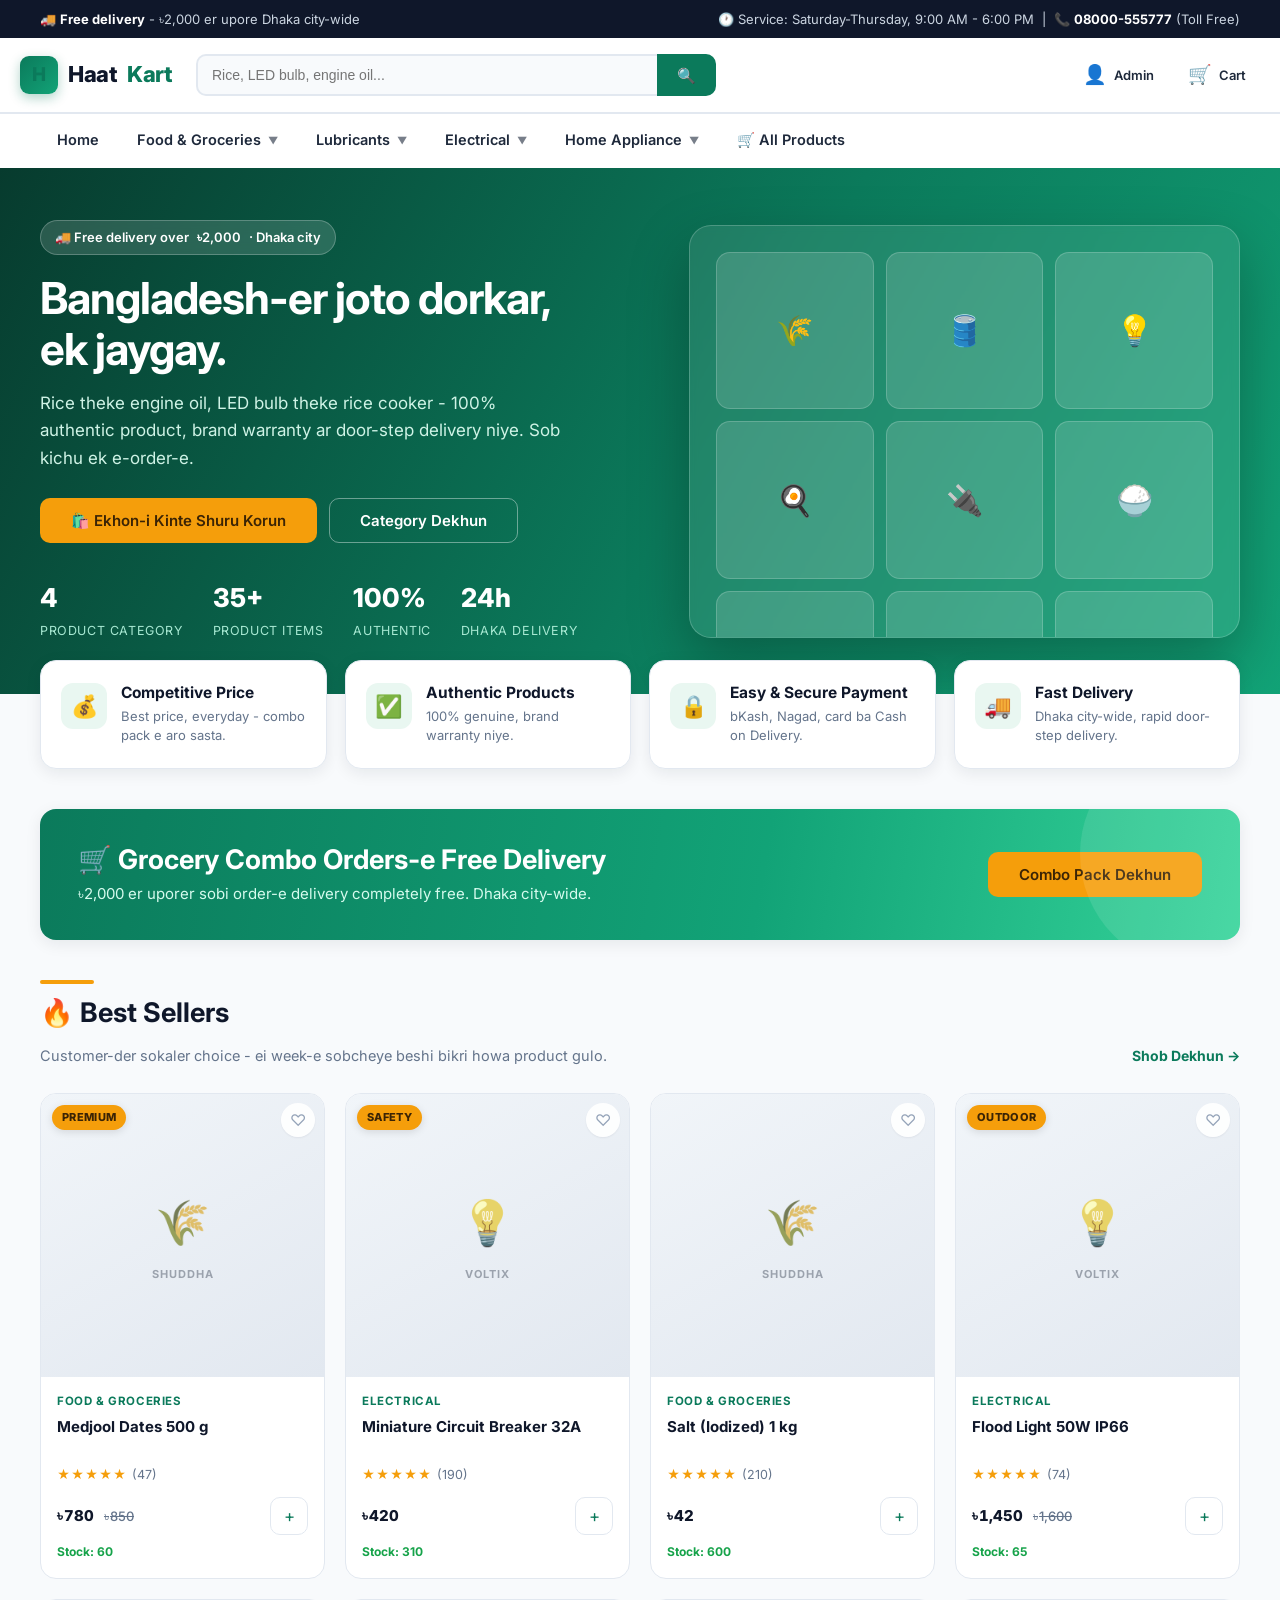
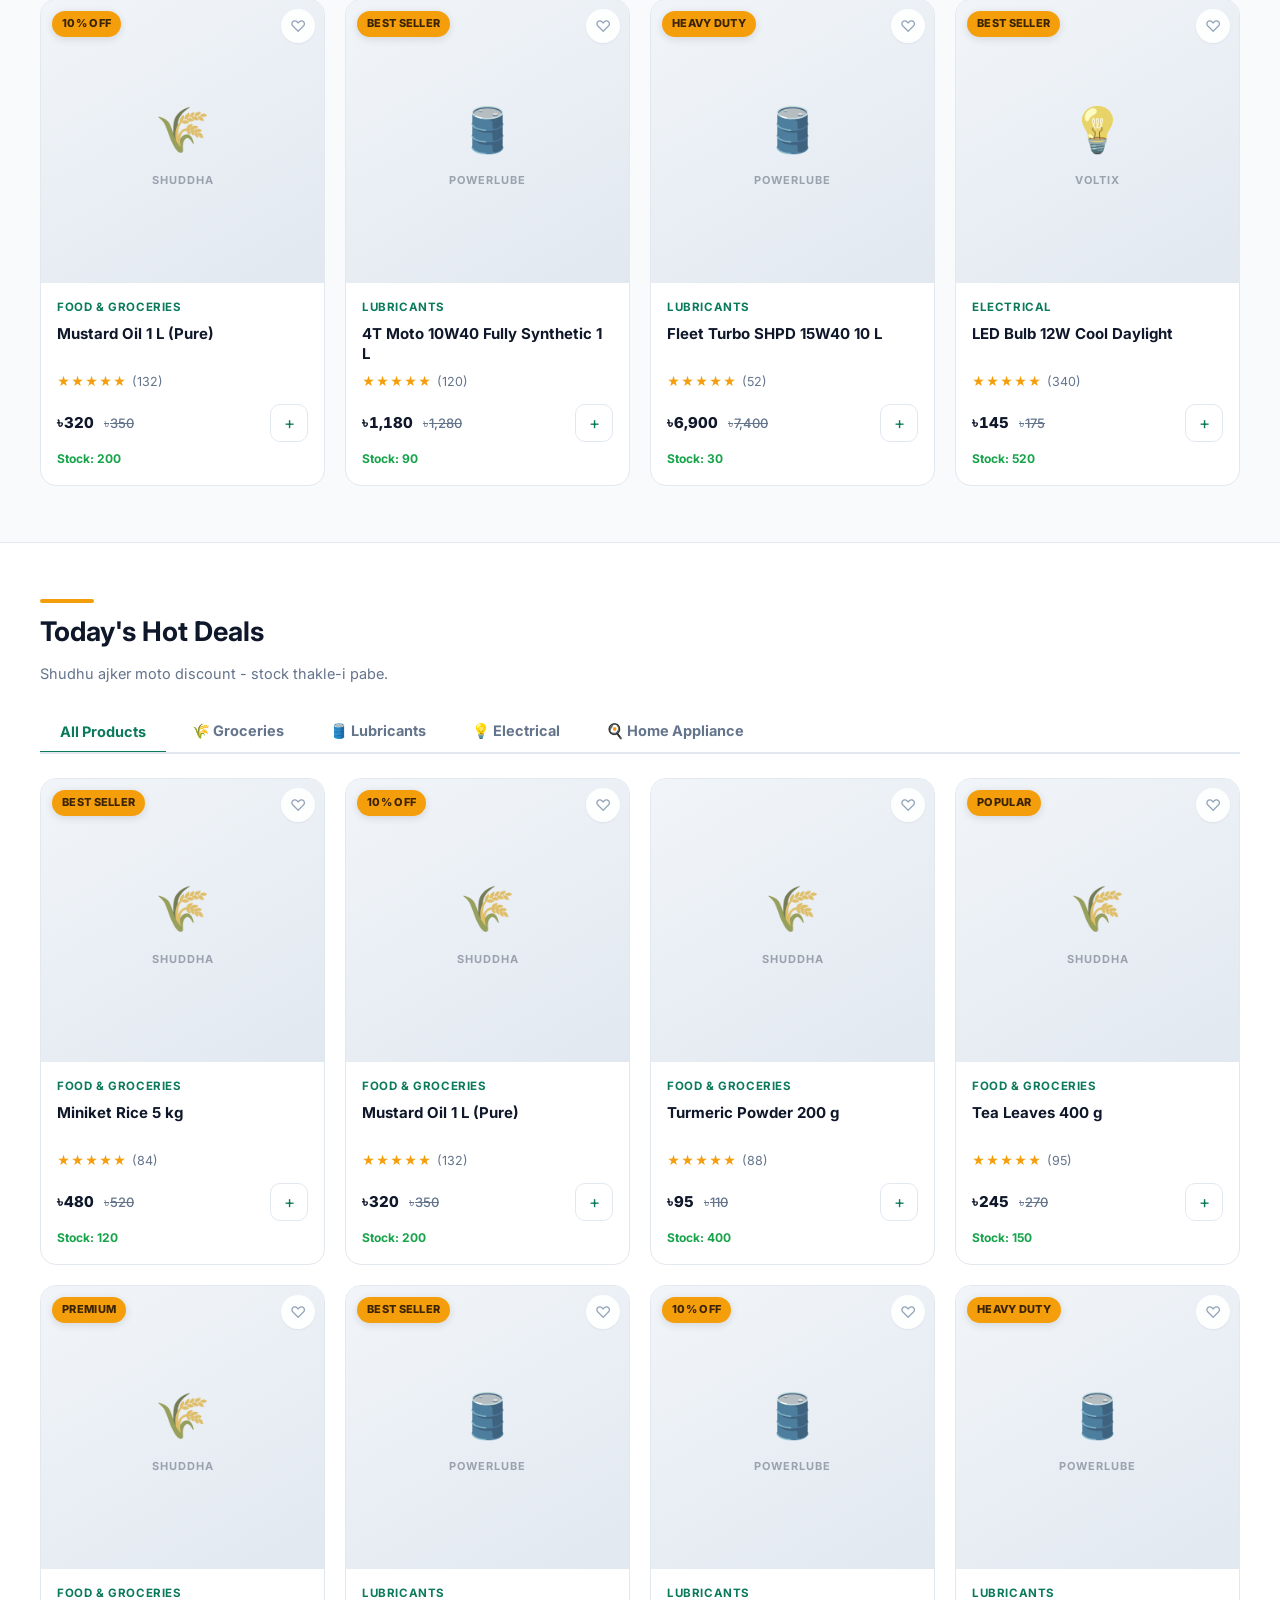
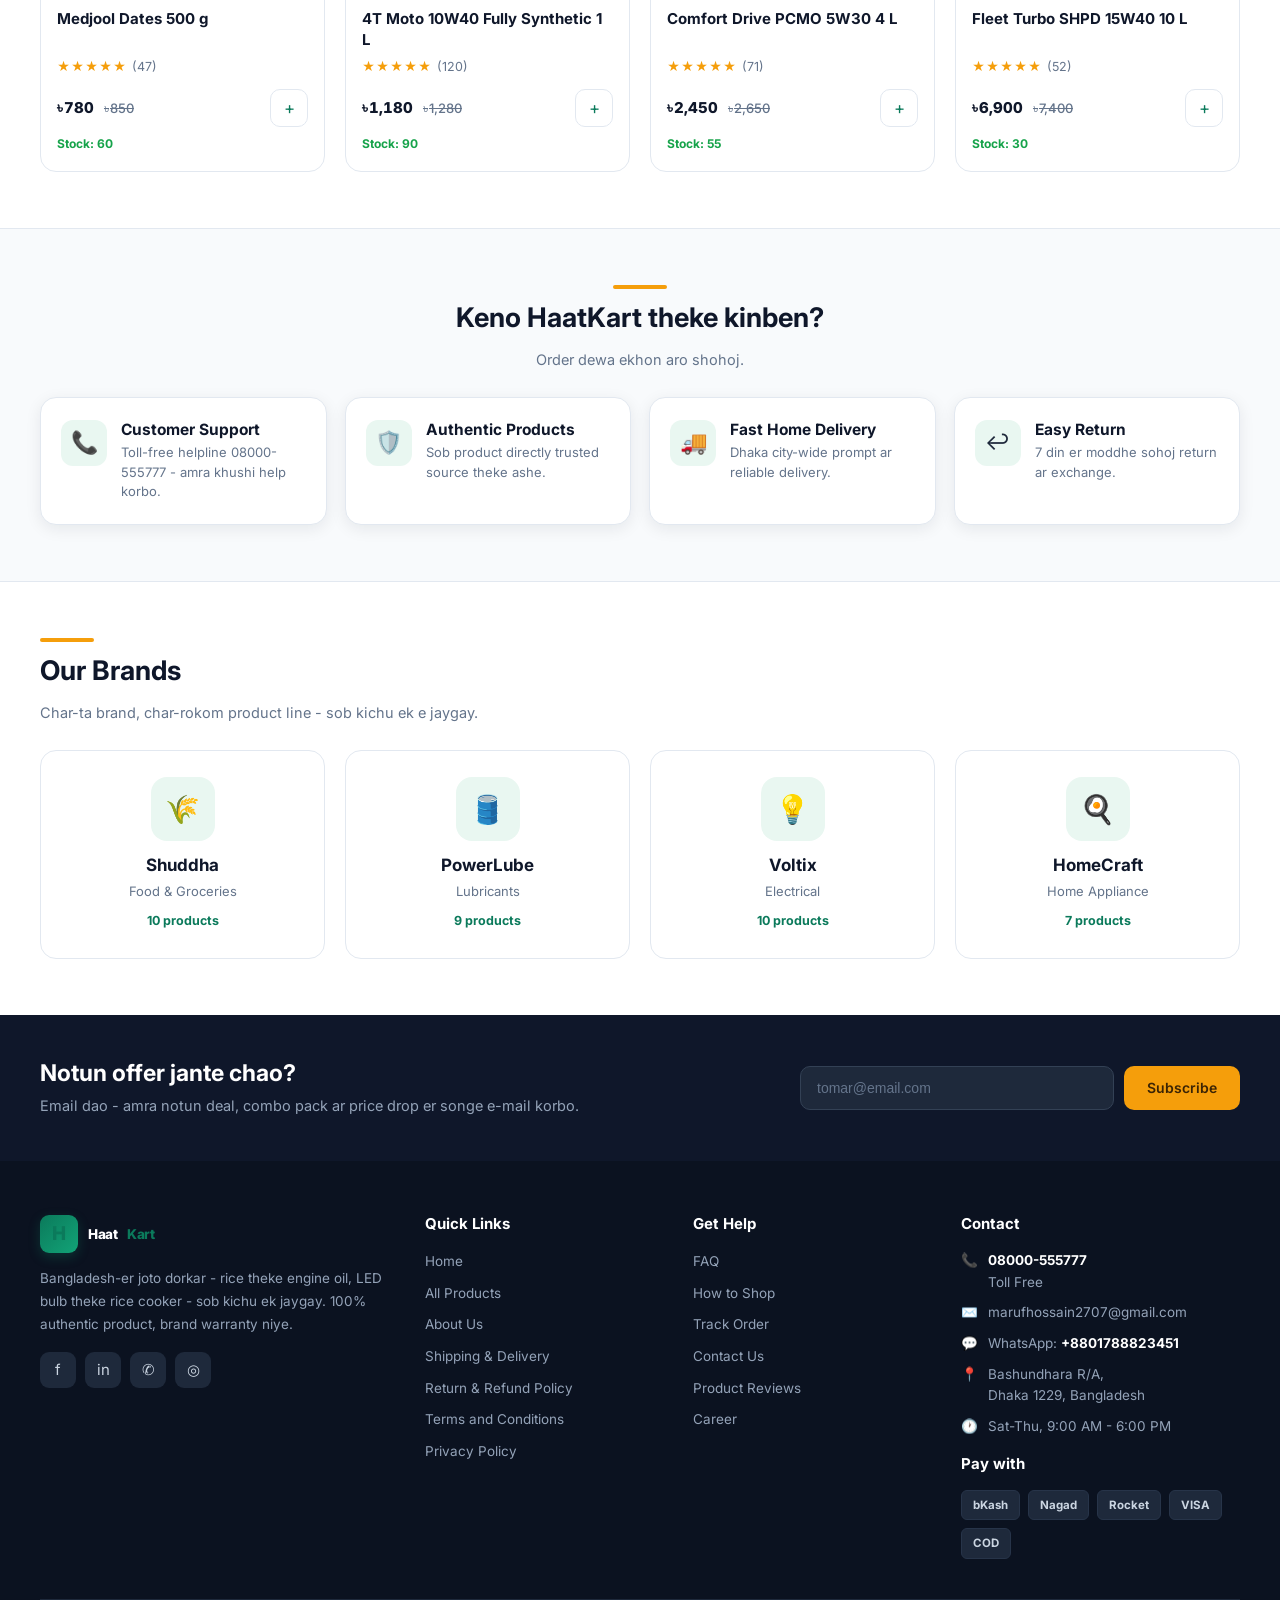
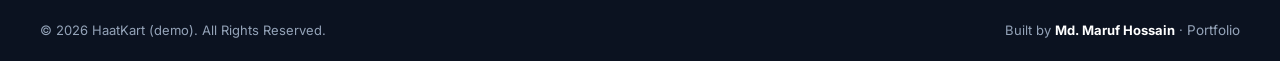
<file: index.html>
<!DOCTYPE html>
<html lang="en">
<head>
<meta charset="UTF-8">
<meta name="viewport" content="width=device-width,initial-scale=1">
<title>HaatKart - Bangladesh's Online Marketplace for Home & Grocery</title>
<meta name="description" content="Shop groceries, lubricants, electrical accessories and home appliances online. 100% authentic products, fast delivery across Dhaka.">
<link rel="icon" href="data:image/svg+xml,<svg xmlns='http://www.w3.org/2000/svg' viewBox='0 0 100 100'><rect width='100' height='100' rx='22' fill='%230B7A5B'/><text x='50' y='68' font-size='58' font-family='Arial' font-weight='bold' fill='white' text-anchor='middle'>H</text></svg>">
<link rel="preconnect" href="https://fonts.googleapis.com">
<link rel="preconnect" href="https://fonts.gstatic.com" crossorigin>
<link href="https://fonts.googleapis.com/css2?family=Inter:wght@400;500;600;700;800&display=swap" rel="stylesheet">
<link rel="stylesheet" href="css/style.css">
</head>
<body>

<header id="site-header"></header>

<main>
  <!-- HERO -->
  <section class="hero">
    <div class="wrap">
      <div>
        <span class="hero-badge">🚚 Free delivery over <span data-free-above>৳2,000</span> · Dhaka city</span>
        <h1>Bangladesh-er joto dorkar,<br>ek jaygay.</h1>
        <p>Rice theke engine oil, LED bulb theke rice cooker - 100% authentic product, brand warranty ar door-step delivery niye. Sob kichu ek e-order-e.</p>
        <div class="hero-cta">
          <a class="btn btn-accent btn-lg" href="shop.html">🛍️ Ekhon-i Kinte Shuru Korun</a>
          <a class="btn btn-ghost btn-lg" style="color:#fff;border-color:rgba(255,255,255,.4)" href="#brands">Category Dekhun</a>
        </div>
        <div class="hero-stats">
          <div><b>4</b><span>Product Category</span></div>
          <div><b>35+</b><span>Product Items</span></div>
          <div><b>100%</b><span>Authentic</span></div>
          <div><b>24h</b><span>Dhaka Delivery</span></div>
        </div>
      </div>
      <div class="hero-art" aria-hidden="true">
        <div class="grid-tiles">
          <div class="tile">🌾</div><div class="tile">🛢️</div><div class="tile">💡</div>
          <div class="tile">🍳</div><div class="tile">🔌</div><div class="tile">🍚</div>
          <div class="tile">⚡</div><div class="tile">🫙</div><div class="tile">🛒</div>
        </div>
      </div>
    </div>
  </section>

  <!-- VALUE PROPS -->
  <div class="wrap">
    <div class="props">
      <div class="prop"><div class="prop-ico">💰</div><div><h3>Competitive Price</h3><p>Best price, everyday - combo pack e aro sasta.</p></div></div>
      <div class="prop"><div class="prop-ico">✅</div><div><h3>Authentic Products</h3><p>100% genuine, brand warranty niye.</p></div></div>
      <div class="prop"><div class="prop-ico">🔒</div><div><h3>Easy & Secure Payment</h3><p>bKash, Nagad, card ba Cash on Delivery.</p></div></div>
      <div class="prop"><div class="prop-ico">🚚</div><div><h3>Fast Delivery</h3><p>Dhaka city-wide, rapid door-step delivery.</p></div></div>
    </div>
  </div>

  <!-- FREE DELIVERY BANNER -->
  <section class="section tight">
    <div class="wrap">
      <div class="banner">
        <div>
          <h2>🛒 Grocery Combo Orders-e Free Delivery</h2>
          <p><span data-free-above>৳2,000</span> er uporer sobi order-e delivery completely free. Dhaka city-wide.</p>
        </div>
        <a class="btn btn-accent btn-lg" href="shop.html?cat=Food%20%26%20Groceries">Combo Pack Dekhun</a>
      </div>
    </div>
  </section>

  <!-- BEST SELLERS -->
  <section class="section" style="padding-top:0">
    <div class="wrap">
      <div class="section-head">
        <div>
          <div class="line"></div>
          <h2>🔥 Best Sellers</h2>
          <p>Customer-der sokaler choice - ei week-e sobcheye beshi bikri howa product gulo.</p>
        </div>
        <a class="link-more" href="shop.html?sort=rating">Shob Dekhun →</a>
      </div>
      <div class="grid" id="best-sellers"><div class="loader"><i></i></div></div>
    </div>
  </section>

  <!-- HOT DEALS (tabs) -->
  <section class="section" style="background:#fff;border-top:1px solid var(--line);border-bottom:1px solid var(--line)">
    <div class="wrap">
      <div class="section-head">
        <div>
          <div class="line"></div>
          <h2>Today's Hot Deals</h2>
          <p>Shudhu ajker moto discount - stock thakle-i pabe.</p>
        </div>
      </div>
      <div class="tabs" id="deal-tabs">
        <button class="tab on" data-tab="all">All Products</button>
        <button class="tab" data-tab="Food &amp; Groceries">🌾 Groceries</button>
        <button class="tab" data-tab="Lubricants">🛢️ Lubricants</button>
        <button class="tab" data-tab="Electrical">💡 Electrical</button>
        <button class="tab" data-tab="Home Appliance">🍳 Home Appliance</button>
      </div>
      <div class="grid" id="deals"><div class="loader"><i></i></div></div>
    </div>
  </section>

  <!-- WHY ORDER -->
  <section class="section">
    <div class="wrap">
      <div class="section-head center" style="justify-content:center;text-align:center">
        <div>
          <div class="line" style="margin:0 auto 12px"></div>
          <h2>Keno HaatKart theke kinben?</h2>
          <p>Order dewa ekhon aro shohoj.</p>
        </div>
      </div>
      <div class="props" style="margin-top:0">
        <div class="prop"><div class="prop-ico">📞</div><div><h3>Customer Support</h3><p>Toll-free helpline 08000-555777 - amra khushi help korbo.</p></div></div>
        <div class="prop"><div class="prop-ico">🛡️</div><div><h3>Authentic Products</h3><p>Sob product directly trusted source theke ashe.</p></div></div>
        <div class="prop"><div class="prop-ico">🚚</div><div><h3>Fast Home Delivery</h3><p>Dhaka city-wide prompt ar reliable delivery.</p></div></div>
        <div class="prop"><div class="prop-ico">↩️</div><div><h3>Easy Return</h3><p>7 din er moddhe sohoj return ar exchange.</p></div></div>
      </div>
    </div>
  </section>

  <!-- BRANDS -->
  <section class="section" id="brands" style="background:#fff;border-top:1px solid var(--line)">
    <div class="wrap">
      <div class="section-head">
        <div>
          <div class="line"></div>
          <h2>Our Brands</h2>
          <p>Char-ta brand, char-rokom product line - sob kichu ek e jaygay.</p>
        </div>
      </div>
      <div class="brands">
        <a class="brand-card reveal" href="shop.html?cat=Food%20%26%20Groceries">
          <div class="brand-ico">🌾</div><h3>Shuddha</h3><p>Food & Groceries</p>
          <span class="count" data-count="Food &amp; Groceries">·</span>
        </a>
        <a class="brand-card reveal" href="shop.html?cat=Lubricants">
          <div class="brand-ico">🛢️</div><h3>PowerLube</h3><p>Lubricants</p>
          <span class="count" data-count="Lubricants">·</span>
        </a>
        <a class="brand-card reveal" href="shop.html?cat=Electrical">
          <div class="brand-ico">💡</div><h3>Voltix</h3><p>Electrical</p>
          <span class="count" data-count="Electrical">·</span>
        </a>
        <a class="brand-card reveal" href="shop.html?cat=Home%20Appliance">
          <div class="brand-ico">🍳</div><h3>HomeCraft</h3><p>Home Appliance</p>
          <span class="count" data-count="Home Appliance">·</span>
        </a>
      </div>
    </div>
  </section>
</main>

<footer id="site-footer"></footer>

<script src="js/data-fallback.js"></script>
<script src="js/app.js"></script>
<script>
document.addEventListener('DOMContentLoaded', async () => {
  await loadProducts();
  const P = HK.products;

  // best sellers: highest rating first
  const best = [...P].sort((a,b) => (b.rating||0) - (a.rating||0)).slice(0, 8);
  document.getElementById('best-sellers').innerHTML = gridHTML(best);

  // deals grid + tabs
  const dealsEl = document.getElementById('deals');
  function renderDeals(cat) {
    const list = cat === 'all'
      ? [...P].filter(p => p.old > p.price).slice(0, 8)
      : P.filter(p => p.cat === cat).slice(0, 8);
    dealsEl.innerHTML = gridHTML(list.length ? list : P.slice(0, 8));
    observeReveals();
  }
  renderDeals('all');
  document.getElementById('deal-tabs').addEventListener('click', e => {
    const t = e.target.closest('.tab'); if (!t) return;
    document.querySelectorAll('#deal-tabs .tab').forEach(x => x.classList.remove('on'));
    t.classList.add('on');
    renderDeals(t.dataset.tab);
  });

  // brand counts
  document.querySelectorAll('[data-count]').forEach(el => {
    const n = P.filter(p => p.cat === el.dataset.count).length;
    el.textContent = n + ' products';
  });

  observeReveals();
});
</script>
</body>
</html>
</file>
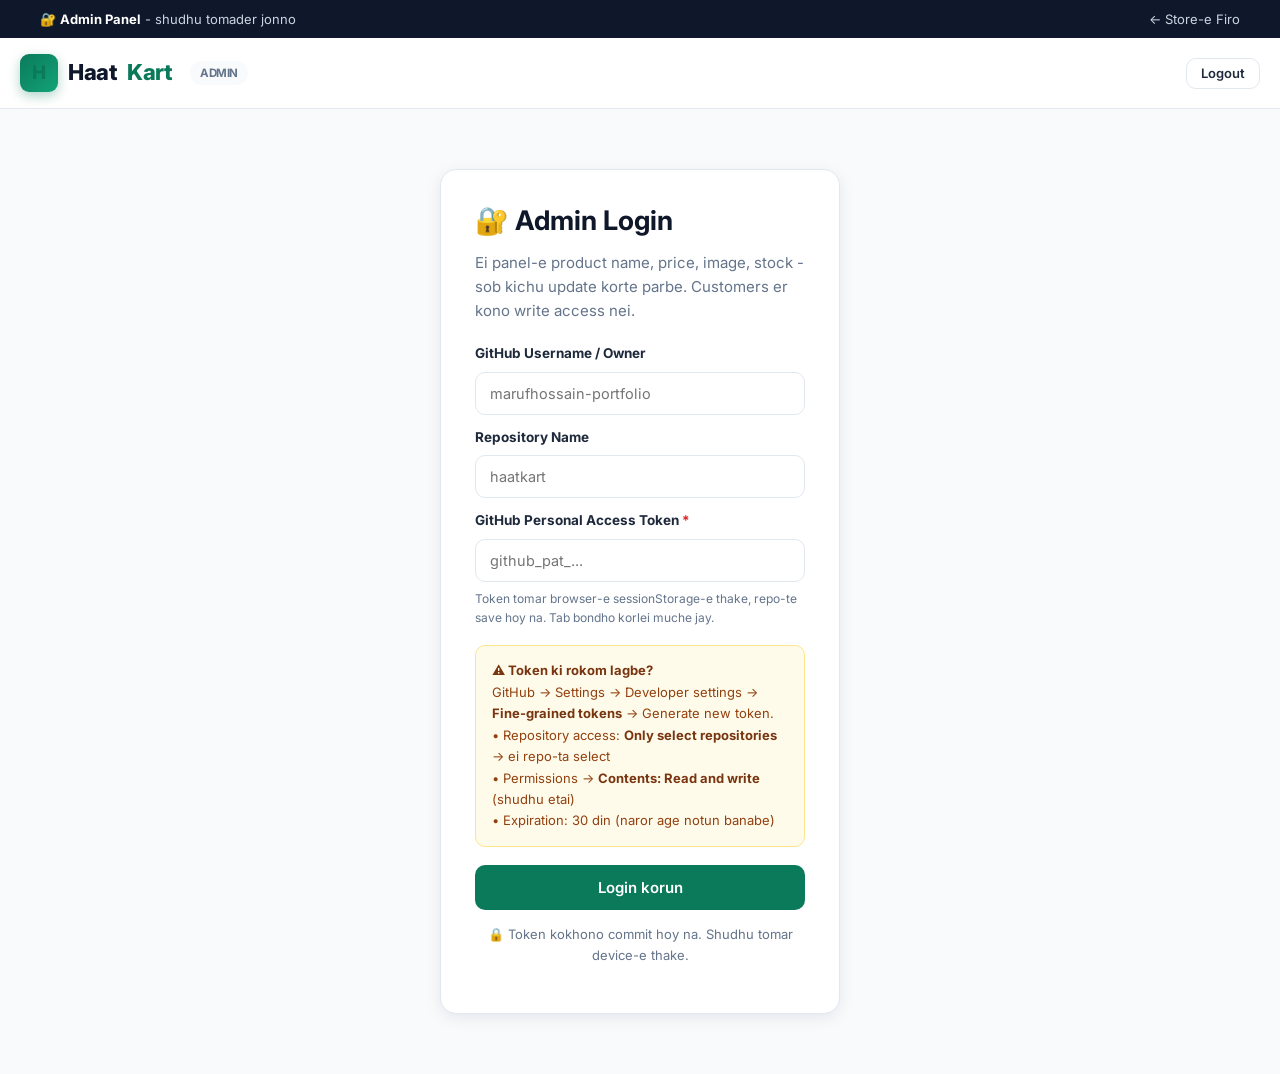
<file: admin.html>
<!DOCTYPE html>
<html lang="en">
<head>
<meta charset="UTF-8">
<meta name="viewport" content="width=device-width,initial-scale=1">
<title>Admin Panel - HaatKart</title>
<meta name="robots" content="noindex,nofollow">
<link rel="icon" href="data:image/svg+xml,<svg xmlns='http://www.w3.org/2000/svg' viewBox='0 0 100 100'><rect width='100' height='100' rx='22' fill='%230B7A5B'/><text x='50' y='68' font-size='58' font-family='Arial' font-weight='bold' fill='white' text-anchor='middle'>H</text></svg>">
<link rel="preconnect" href="https://fonts.googleapis.com">
<link rel="preconnect" href="https://fonts.gstatic.com" crossorigin>
<link href="https://fonts.googleapis.com/css2?family=Inter:wght@400;500;600;700;800&display=swap" rel="stylesheet">
<link rel="stylesheet" href="css/style.css">
</head>
<body>

<header>
  <div class="topbar"><div class="wrap"><div>🔐 <b>Admin Panel</b> - shudhu tomader jonno</div>
  <div><a href="index.html">← Store-e Firo</a></div></div></div>
  <div class="header"><div class="wrap header-main">
    <a class="logo" href="admin.html"><span class="logo-mark">H</span>Haat<span>Kart</span> <span class="pill neutral" style="margin-left:8px">ADMIN</span></a>
    <div class="head-actions" style="margin-left:auto">
      <span class="small muted" id="whoami"></span>
      <button class="btn btn-ghost btn-sm" id="logout">Logout</button>
    </div>
  </div></div>
</header>

<!-- ============ LOGIN ============ -->
<section id="view-login" class="admin-login">
  <div class="login-card">
    <h2>🔐 Admin Login</h2>
    <p class="muted">Ei panel-e product name, price, image, stock - sob kichu update korte parbe. Customers er kono write access nei.</p>

    <div class="field" style="margin-top:20px">
      <label>GitHub Username / Owner</label>
      <input id="in-owner" placeholder="marufhossain-portfolio" autocomplete="username">
    </div>
    <div class="field" style="margin-top:12px">
      <label>Repository Name</label>
      <input id="in-repo" placeholder="haatkart">
    </div>
    <div class="field" style="margin-top:12px">
      <label>GitHub Personal Access Token <span class="req">*</span></label>
      <input id="in-token" type="password" placeholder="github_pat_..." autocomplete="current-password">
      <span class="hint">Token tomar browser-e sessionStorage-e thake, repo-te save hoy na. Tab bondho korlei muche jay.</span>
    </div>

    <div class="secure">
      <b>⚠️ Token ki rokom lagbe?</b><br>
      GitHub → Settings → Developer settings → <b>Fine-grained tokens</b> → Generate new token.<br>
      • Repository access: <b>Only select repositories</b> → ei repo-ta select<br>
      • Permissions → <b>Contents: Read and write</b> (shudhu etai)<br>
      • Expiration: 30 din (naror age notun banabe)
    </div>

    <button class="btn btn-lg btn-block" id="btn-login">Login korun</button>
    <p class="small muted center" style="margin-top:14px">🔒 Token kokhono commit hoy na. Shudhu tomar device-e thake.</p>
  </div>
</section>

<!-- ============ DASHBOARD ============ -->
<section id="view-dash" class="wrap hidden">
  <div class="admin-body">
    <aside class="side">
      <a href="#dash" class="on">📊 Dashboard</a>
      <a href="#products">🛍️ Products</a>
      <a href="#settings">⚙️ Store Settings</a>
      <div class="sep"></div>
      <a href="index.html">🌐 Live Site Dekhun</a>
      <a href="#" id="gh-repo">📂 GitHub Repo</a>
    </aside>

    <div>
      <div class="store-status" id="store-status">
        <span class="dot"></span>
        <div><b>Connected</b> - <span id="status-msg">products.json load hoyeche</span></div>
      </div>

      <div class="stat-grid" id="stats"></div>

      <div id="dash">
        <div class="panel" style="margin-bottom:22px">
          <h3>Kivabe kaj kore?</h3>
          <ol style="padding-left:20px;line-height:2;font-size:14.5px;color:var(--ink-2)">
            <li><b>Products</b> tab-e gele tumi product add/edit/delete korte parbe - name, price, image, stock sob.</li>
            <li><b>Save</b> dile change GitHub-e commit hoy, ar <b>~1 minute</b> por live site-e dekhte pabe.</li>
            <li>Image upload dile se-ta automatically GitHub-e store hoy.</li>
            <li>Customer der shudhu <b>dekhte ar kinte</b> somobhay - tader kono edit access nei.</li>
          </ol>
          <div class="note" style="margin-top:14px">💡 Product price real quote na - sample data. Tomar actual product er name, dam, image diye replace kore felun.</div>
        </div>
      </div>

      <!-- PRODUCTS -->
      <div id="products">
        <div class="toolbar">
          <input class="search" id="p-search" type="search" placeholder="🔍 Product search korun..."
                 style="padding:11px 14px;border:2px solid var(--line);border-radius:10px;font-size:14px;outline:0">
          <div style="display:flex;gap:9px;flex-wrap:wrap">
            <button class="btn btn-ghost" id="btn-reload">⟳ Reload</button>
            <button class="btn btn-accent" id="btn-add">＋ Notun Product</button>
          </div>
        </div>
        <div class="tbl">
          <table class="data">
            <thead><tr>
              <th>Image</th><th>Name</th><th>Category</th><th>Brand</th>
              <th>Price</th><th>Stock</th><th>Status</th><th style="text-align:right">Actions</th>
            </tr></thead>
            <tbody id="p-tbody"><tr><td colspan="8"><div class="loader"><i></i></div></td></tr></tbody>
          </table>
        </div>
      </div>

      <!-- SETTINGS -->
      <div id="settings" style="margin-top:34px">
        <div class="panel">
          <h3>⚙️ Store Settings</h3>
          <p class="muted small">Eigulo checkout page-e use hoy (email, WhatsApp, delivery charge).</p>
          <div class="form-grid" style="margin-top:16px">
            <div class="field"><label>Store Email (order ekhane ashbe)</label><input id="s-email"></div>
            <div class="field"><label>WhatsApp Number (intl format)</label><input id="s-wa" placeholder="8801XXXXXXXXX"></div>
            <div class="field"><label>Free Delivery Above (৳)</label><input id="s-freeth" type="number" min="0"></div>
            <div class="field"><label>Delivery Charge (৳)</label><input id="s-ship" type="number" min="0"></div>
            <div class="field"><label>VAT (%)</label><input id="s-vat" type="number" min="0" step="0.1"></div>
          </div>
          <button class="btn" id="btn-save-settings" style="margin-top:18px">💾 Settings Save</button>
        </div>
      </div>
    </div>
  </div>
</section>

<!-- ============ PRODUCT EDITOR MODAL ============ -->
<div class="overlay" id="ed-modal">
  <div class="modal" style="text-align:left;max-width:760px">
    <h2 id="ed-title">Notun Product</h2>
    <div class="editor" style="margin-top:18px">
      <div>
        <div class="img-drop" id="img-drop">
          <img class="img-preview hidden" id="img-prev" alt="preview">
          <div id="img-hint"><div class="ico">📷</div><p>Click kore image select korun<br><span class="small">(auto-resize hobe)</span></p></div>
        </div>
        <input type="file" id="img-file" accept="image/*" class="hidden">
        <button class="btn btn-ghost btn-sm btn-block" id="img-clear" style="margin-top:8px">Image soriye felun</button>
      </div>
      <div class="form-grid">
        <div class="field full"><label>Product Name <span class="req">*</span></label><input id="e-name" required></div>
        <div class="field"><label>Category <span class="req">*</span></label>
          <select id="e-cat">
            <option>Food &amp; Groceries</option><option>Lubricants</option>
            <option>Electrical</option><option>Home Appliance</option>
            <option value="__new">＋ Notun category...</option>
          </select></div>
        <div class="field"><label>Sub Category</label><input id="e-sub" placeholder="e.g. Lights"></div>
        <div class="field"><label>Brand</label><input id="e-brand" placeholder="e.g. Voltix"></div>
        <div class="field"><label>Badge (optional)</label><input id="e-badge" placeholder="Best Seller / 10% OFF / New"></div>
        <div class="field"><label>Price (৳) <span class="req">*</span></label><input id="e-price" type="number" min="0" required></div>
        <div class="field"><label>Old Price (৳, strike-through)</label><input id="e-old" type="number" min="0" placeholder="0 = none"></div>
        <div class="field"><label>Stock <span class="req">*</span></label><input id="e-stock" type="number" min="0" required></div>
        <div class="field"><label>Rating (0-5)</label><input id="e-rating" type="number" min="0" max="5" step="0.1"></div>
        <div class="field"><label>Reviews Count</label><input id="e-reviews" type="number" min="0"></div>
        <div class="field full"><label>Description</label><textarea id="e-desc" placeholder="Product-tar about-e likhen"></textarea></div>
        <div class="field full"><label>Specifications (prottek line: Key : Value)</label>
          <textarea id="e-specs" placeholder="Wattage : 12 W&#10;Warranty : 1 year"></textarea></div>
      </div>
    </div>
    <div class="modal-acts" style="justify-content:flex-end;margin-top:22px">
      <button class="btn btn-ghost" id="ed-cancel">Cancel</button>
      <button class="btn btn-accent" id="ed-save">💾 Save to GitHub</button>
    </div>
  </div>
</div>

<!-- ============ DELETE CONFIRM ============ -->
<div class="overlay" id="del-modal">
  <div class="modal">
    <div class="tick" style="background:#FEE2E2;color:var(--danger)">🗑️</div>
    <h2>Product muche felbo?</h2>
    <p id="del-name"></p>
    <div class="modal-acts">
      <button class="btn btn-ghost" id="del-cancel">Na, thakuk</button>
      <button class="btn btn-danger" id="del-ok">Ha, muche felun</button>
    </div>
  </div>
</div>

<script src="js/data-fallback.js"></script>
<script src="js/app.js"></script>
<script>
/* ============================================================
   HaatKart Admin - GitHub Contents API based product manager
   The token is kept in sessionStorage only. Never committed.
   ============================================================ */
const API = 'https://api.github.com';
const DATA_PATH = 'js/products.json';
const IMG_DIR = 'assets/img';

const A = {
  token: sessionStorage.getItem('hk_token') || '',
  owner: sessionStorage.getItem('hk_owner') || '',
  repo: sessionStorage.getItem('hk_repo') || '',
  branch: 'main',
  sha: null,
  data: null,
  editingId: null,
  pendingImg: null,       // { dataUrl, base64, ext }
  delId: null
};

/* ---------- API helpers ---------- */
function apiHeaders() {
  return {
    'Authorization': 'Bearer ' + A.token,
    'Accept': 'application/vnd.github+json',
    'X-GitHub-Api-Version': '2022-11-28'
  };
}
async function gh(path, method = 'GET', body) {
  const res = await fetch(API + path, {
    method,
    headers: { ...apiHeaders(), ...(body ? { 'Content-Type': 'application/json' } : {}) },
    body: body ? JSON.stringify(body) : undefined
  });
  if (!res.ok) {
    let msg = res.status + ' ' + res.statusText;
    try { const j = await res.json(); if (j.message) msg += ' - ' + j.message; } catch {}
    if (res.status === 401) msg += ' (Token invalid ba expired)';
    if (res.status === 403) msg += ' (Permission nei - Contents: Read and write lagbe)';
    if (res.status === 404) msg += ' (Repo ba file pawa jay nai - owner/repo spelling dekhun)';
    throw new Error(msg);
  }
  return res.status === 204 ? null : res.json();
}
const repoBase = () => `/repos/${A.owner}/${A.repo}`;

/* ---------- auto-detect owner/repo from Pages URL ---------- */
function detectRepo() {
  const h = location.hostname;
  const seg = location.pathname.split('/').filter(Boolean);
  let owner = '', repo = '';
  if (h.endsWith('.github.io')) {
    owner = h.replace('.github.io', '');
    repo = seg[0] || owner;
  } else if (h === 'localhost' || h === '127.0.0.1') {
    // local preview - guess from folder name is unreliable, leave blank
  }
  return { owner, repo };
}

/* ---------- view switching ---------- */
function show(view) {
  document.getElementById('view-login').classList.toggle('hidden', view !== 'login');
  document.getElementById('view-dash').classList.toggle('hidden', view !== 'dash');
}

/* ---------- login ---------- */
async function login() {
  A.owner = document.getElementById('in-owner').value.trim();
  A.repo = document.getElementById('in-repo').value.trim();
  A.token = document.getElementById('in-token').value.trim();
  if (!A.owner || !A.repo || !A.token) { toast('Shob field fill up korun', 'err'); return; }
  const btn = document.getElementById('btn-login');
  btn.disabled = true; btn.textContent = 'Verify hocche...';
  try {
    const me = await gh('/user');
    sessionStorage.setItem('hk_token', A.token);
    sessionStorage.setItem('hk_owner', A.owner);
    sessionStorage.setItem('hk_repo', A.repo);
    document.getElementById('whoami').textContent = '👤 ' + me.login;
    document.getElementById('gh-repo').href = `https://github.com/${A.owner}/${A.repo}`;
    show('dash');
    await loadData();
  } catch (err) {
    toast(err.message, 'err');
  } finally {
    btn.disabled = false; btn.textContent = 'Login korun';
  }
}

/* ---------- load products.json from repo ---------- */
async function loadData() {
  setStatus(false, 'loading...');
  try {
    const file = await gh(`${repoBase()}/contents/${DATA_PATH}?ref=${A.branch}`);
    A.sha = file.sha;
    const json = JSON.parse(atob(file.content.replace(/\n/g, '')));
    A.data = {
      products: Array.isArray(json.products) ? json.products : [],
      settings: json.settings || { email: 'hello@haatkart.com.bd', whatsapp: '8801700000000', freeAbove: 2000, shipFee: 80, vat: 5 }
    };
    setStatus(true, `products.json load hoyeche · ${A.data.products.length} ta product`);
    fillSettings();
    renderStats();
    renderTable();
  } catch (err) {
    setStatus(false, 'load fail: ' + err.message);
    toast('Data load korte parina: ' + err.message, 'err');
  }
}
function setStatus(ok, msg) {
  document.querySelector('#store-status .dot').className = 'dot' + (ok ? '' : ' off');
  document.getElementById('status-msg').textContent = msg;
}

/* ---------- save products.json ---------- */
async function saveData(message) {
  const payload = {
    _note: 'Managed by admin.html (HaatKart Admin). Manual edits are overwritten on next admin save.',
    updated: new Date().toISOString().slice(0, 10),
    settings: A.data.settings,
    products: A.data.products
  };
  const content = btoa(unescape(encodeURIComponent(JSON.stringify(payload, null, 2))));
  const body = { message, content, branch: A.branch };
  if (A.sha) body.sha = A.sha;
  const res = await gh(`${repoBase()}/contents/${DATA_PATH}`, 'PUT', body);
  A.sha = res.content.sha;
  setStatus(true, 'last save: ' + new Date().toLocaleTimeString());
  toast(message + ' - GitHub-e commit hoye gelo ✓', 'ok');
  return res;
}

/* ---------- image handling ---------- */
function readImage(file) {
  return new Promise((resolve, reject) => {
    const r = new FileReader();
    r.onload = () => {
      const img = new Image();
      img.onload = () => {
        const max = 900;
        let { width: w, height: h } = img;
        if (w > max || h > max) { const s = max / Math.max(w, h); w = Math.round(w * s); h = Math.round(h * s); }
        const c = document.createElement('canvas');
        c.width = w; c.height = h;
        c.getContext('2d').drawImage(img, 0, 0, w, h);
        const dataUrl = c.toDataURL('image/jpeg', 0.82);
        resolve({ dataUrl, base64: dataUrl.split(',')[1], ext: 'jpg' });
      };
      img.onerror = reject;
      img.src = r.result;
    };
    r.onerror = reject;
    r.readAsDataURL(file);
  });
}
async function uploadImage(id, img) {
  const path = `${IMG_DIR}/${id}.${img.ext}`;
  const res = await gh(`${repoBase()}/contents/${path}`, 'PUT', {
    message: `admin: add image for ${id}`,
    content: img.base64,
    branch: A.branch
  });
  return `https://raw.githubusercontent.com/${A.owner}/${A.repo}/${A.branch}/${path}?v=${res.content.sha.slice(0, 7)}`;
}

/* ---------- render ---------- */
function renderStats() {
  const P = A.data.products;
  const low = P.filter(p => p.stock > 0 && p.stock <= 20).length;
  const out = P.filter(p => p.stock <= 0).length;
  const imgs = P.filter(p => p.img).length;
  document.getElementById('stats').innerHTML = `
    <div class="stat"><div class="ico">🛍️</div><b>${P.length}</b><span>Total Product</span></div>
    <div class="stat"><div class="ico">⚠️</div><b>${low}</b><span>Low Stock (≤20)</span></div>
    <div class="stat"><div class="ico">🚫</div><b>${out}</b><span>Out of Stock</span></div>
    <div class="stat"><div class="ico">🖼️</div><b>${imgs}</b><span>Image Added</span></div>`;
}

function renderTable() {
  const q = (document.getElementById('p-search').value || '').toLowerCase();
  const list = A.data.products.filter(p =>
    !q || (p.name + ' ' + p.cat + ' ' + (p.brand || '')).toLowerCase().includes(q));
  const tb = document.getElementById('p-tbody');
  if (!list.length) {
    tb.innerHTML = `<tr><td colspan="8"><div class="empty" style="border:0"><div class="ico">📭</div>
      <h3>${q ? 'Search-e kichu millo na' : 'Ekta o product nei'}</h3>
      <p>${q ? 'Onno keyword try korun.' : 'Notun Product button diye prothom product add korun.'}</p></div></td></tr>`;
    return;
  }
  tb.innerHTML = list.map(p => `
    <tr>
      <td><div class="tbl-thumb">${p.img ? `<img src="${esc(p.img)}" alt="">` : catIcon(p.cat)}</div></td>
      <td><b style="color:var(--ink)">${esc(p.name)}</b><br><span class="small muted">${esc(p.sub || '')}</span></td>
      <td>${esc(p.cat)}</td>
      <td>${esc(p.brand || '-')}</td>
      <td><b class="tk">${Number(p.price).toLocaleString('en-BD')}</b>
        ${p.old > p.price ? `<br><span class="small muted old tk" style="margin:0">${Number(p.old).toLocaleString('en-BD')}</span>` : ''}</td>
      <td>${p.stock}</td>
      <td>${p.stock <= 0 ? '<span class="pill no">Out</span>' :
            p.stock <= 20 ? '<span class="pill neutral">Low</span>' : '<span class="pill ok">In stock</span>'}</td>
      <td style="text-align:right"><div class="row-acts" style="justify-content:flex-end">
        <button class="icon-btn" data-edit="${esc(p.id)}" title="Edit">✏️</button>
        <button class="icon-btn del" data-del="${esc(p.id)}" title="Delete">🗑️</button>
      </div></td>
    </tr>`).join('');
}

/* ---------- settings ---------- */
function fillSettings() {
  const s = A.data.settings;
  document.getElementById('s-email').value = s.email || '';
  document.getElementById('s-wa').value = s.whatsapp || '';
  document.getElementById('s-freeth').value = s.freeAbove ?? 2000;
  document.getElementById('s-ship').value = s.shipFee ?? 80;
  document.getElementById('s-vat').value = s.vat ?? 5;
}
async function saveSettings() {
  A.data.settings = {
    email: document.getElementById('s-email').value.trim(),
    whatsapp: document.getElementById('s-wa').value.trim(),
    freeAbove: Number(document.getElementById('s-freeth').value) || 0,
    shipFee: Number(document.getElementById('s-ship').value) || 0,
    vat: Number(document.getElementById('s-vat').value) || 0
  };
  await saveData('admin: update store settings');
}

/* ---------- editor ---------- */
function parseSpecs(text) {
  const o = {};
  (text || '').split('\n').forEach(line => {
    const i = line.indexOf(':');
    if (i > 0) o[line.slice(0, i).trim()] = line.slice(i + 1).trim();
  });
  return o;
}
function specsToText(specs) {
  return Object.entries(specs || {}).map(([k, v]) => `${k} : ${v}`).join('\n');
}

function openEditor(id) {
  A.editingId = id || null;
  A.pendingImg = null;
  A.imgRemove = false;
  const p = id ? A.data.products.find(x => x.id === id) : null;
  document.getElementById('ed-title').textContent = p ? 'Product Edit korun' : 'Notun Product';
  document.getElementById('e-name').value = p?.name || '';
  document.getElementById('e-cat').value = p?.cat || 'Food & Groceries';
  document.getElementById('e-sub').value = p?.sub || '';
  document.getElementById('e-brand').value = p?.brand || '';
  document.getElementById('e-badge').value = p?.badge || '';
  document.getElementById('e-price').value = p?.price ?? '';
  document.getElementById('e-old').value = p?.old || 0;
  document.getElementById('e-stock').value = p?.stock ?? 100;
  document.getElementById('e-rating').value = p?.rating ?? 4.5;
  document.getElementById('e-reviews').value = p?.reviews ?? 0;
  document.getElementById('e-desc').value = p?.desc || '';
  document.getElementById('e-specs').value = specsToText(p?.specs);

  const prev = document.getElementById('img-prev');
  const hint = document.getElementById('img-hint');
  if (p?.img) { prev.src = p.img; prev.classList.remove('hidden'); hint.classList.add('hidden'); }
  else { prev.classList.add('hidden'); hint.classList.remove('hidden'); }

  document.getElementById('ed-modal').classList.add('on');
}

async function saveEditor() {
  const name = document.getElementById('e-name').value.trim();
  const price = Number(document.getElementById('e-price').value);
  const stock = Number(document.getElementById('e-stock').value);
  let cat = document.getElementById('e-cat').value;

  if (cat === '__new') {
    cat = prompt('Notun category-r naam likhen:');
    if (!cat || !cat.trim()) { toast('Category lagbei dorkar', 'err'); return; }
    cat = cat.trim();
  }
  if (!name || !price || isNaN(price) || isNaN(stock)) {
    toast('Name, Price ar Stock lagbei dorkar', 'err'); return;
  }

  const btn = document.getElementById('ed-save');
  btn.disabled = true; btn.textContent = 'Saving...';
  try {
    let id = A.editingId;
    const isNew = !id;
    if (isNew) {
      id = (name.toLowerCase().replace(/[^a-z0-9]+/g, '-').replace(/^-|-$/g, '').slice(0, 34) || 'item')
           + '-' + Math.random().toString(36).slice(2, 5);
    }
    const existing = isNew ? null : A.data.products.find(x => x.id === id);

    // image: new upload, keep old, or explicit removal
    let img = existing?.img || null;
    if (A.imgRemove) {
      img = null;
    } else if (A.pendingImg) {
      const url = await uploadImage(id, A.pendingImg);
      img = url;
    }

    const rec = {
      id,
      name,
      cat,
      sub: document.getElementById('e-sub').value.trim(),
      brand: document.getElementById('e-brand').value.trim(),
      price,
      old: Number(document.getElementById('e-old').value) || 0,
      stock,
      badge: document.getElementById('e-badge').value.trim(),
      rating: Number(document.getElementById('e-rating').value) || 0,
      reviews: Number(document.getElementById('e-reviews').value) || 0,
      img,
      desc: document.getElementById('e-desc').value.trim(),
      specs: parseSpecs(document.getElementById('e-specs').value)
    };

    if (isNew) A.data.products.push(rec);
    else Object.assign(existing, rec);

    await saveData(`admin: ${isNew ? 'add' : 'update'} product ${name}`);
    document.getElementById('ed-modal').classList.remove('on');
    renderStats(); renderTable();
  } catch (err) {
    toast('Save fail: ' + err.message, 'err');
  } finally {
    btn.disabled = false; btn.textContent = '💾 Save to GitHub';
  }
}

async function deleteProduct() {
  const p = A.data.products.find(x => x.id === A.delId);
  if (!p) return;
  const btn = document.getElementById('del-ok');
  btn.disabled = true; btn.textContent = 'Deleting...';
  try {
    A.data.products = A.data.products.filter(x => x.id !== A.delId);
    await saveData(`admin: delete product ${p.name}`);
    document.getElementById('del-modal').classList.remove('on');
    renderStats(); renderTable();
  } catch (err) {
    toast('Delete fail: ' + err.message, 'err');
  } finally {
    btn.disabled = false; btn.textContent = 'Ha, muche felun';
  }
}

/* ---------- events ---------- */
document.getElementById('btn-login').onclick = login;
document.getElementById('logout').onclick = () => {
  sessionStorage.clear();
  location.reload();
};
document.getElementById('btn-reload').onclick = loadData;
document.getElementById('btn-add').onclick = () => openEditor(null);
document.getElementById('btn-save-settings').onclick = saveSettings;
document.getElementById('p-search').oninput = renderTable;

document.getElementById('p-tbody').addEventListener('click', e => {
  const ed = e.target.closest('[data-edit]');
  if (ed) return openEditor(ed.dataset.edit);
  const dl = e.target.closest('[data-del]');
  if (dl) {
    A.delId = dl.dataset.del;
    const p = A.data.products.find(x => x.id === A.delId);
    document.getElementById('del-name').textContent = p ? p.name : '';
    document.getElementById('del-modal').classList.add('on');
  }
});

document.getElementById('ed-cancel').onclick = () => document.getElementById('ed-modal').classList.remove('on');
document.getElementById('ed-save').onclick = saveEditor;
document.getElementById('del-cancel').onclick = () => document.getElementById('del-modal').classList.remove('on');
document.getElementById('del-ok').onclick = deleteProduct;

// image picker
document.getElementById('img-drop').onclick = () => document.getElementById('img-file').click();
document.getElementById('img-file').onchange = async e => {
  const f = e.target.files[0];
  if (!f) return;
  try {
    A.pendingImg = await readImage(f);
    const prev = document.getElementById('img-prev');
    prev.src = A.pendingImg.dataUrl;
    prev.classList.remove('hidden');
    document.getElementById('img-hint').classList.add('hidden');
    toast('Image ready - Save korle upload hobe', 'ok');
  } catch { toast('Image pora jay nai', 'err'); }
};
document.getElementById('img-clear').onclick = () => {
  A.pendingImg = null;
  A.imgRemove = true;
  document.getElementById('img-prev').classList.add('hidden');
  document.getElementById('img-hint').classList.remove('hidden');
  document.getElementById('img-file').value = '';
  toast('Image save korle muche jabe');
};

// close modals on overlay click
document.querySelectorAll('.overlay').forEach(o => {
  o.addEventListener('click', e => { if (e.target === o) o.classList.remove('on'); });
});

/* ---------- boot ---------- */
(function init() {
  const d = detectRepo();
  document.getElementById('in-owner').value = A.owner || d.owner || '';
  document.getElementById('in-repo').value = A.repo || d.repo || '';
  if (A.token && A.owner && A.repo) {
    document.getElementById('in-token').value = A.token;
    login();
  }
})();
</script>
</body>
</html>
</file>
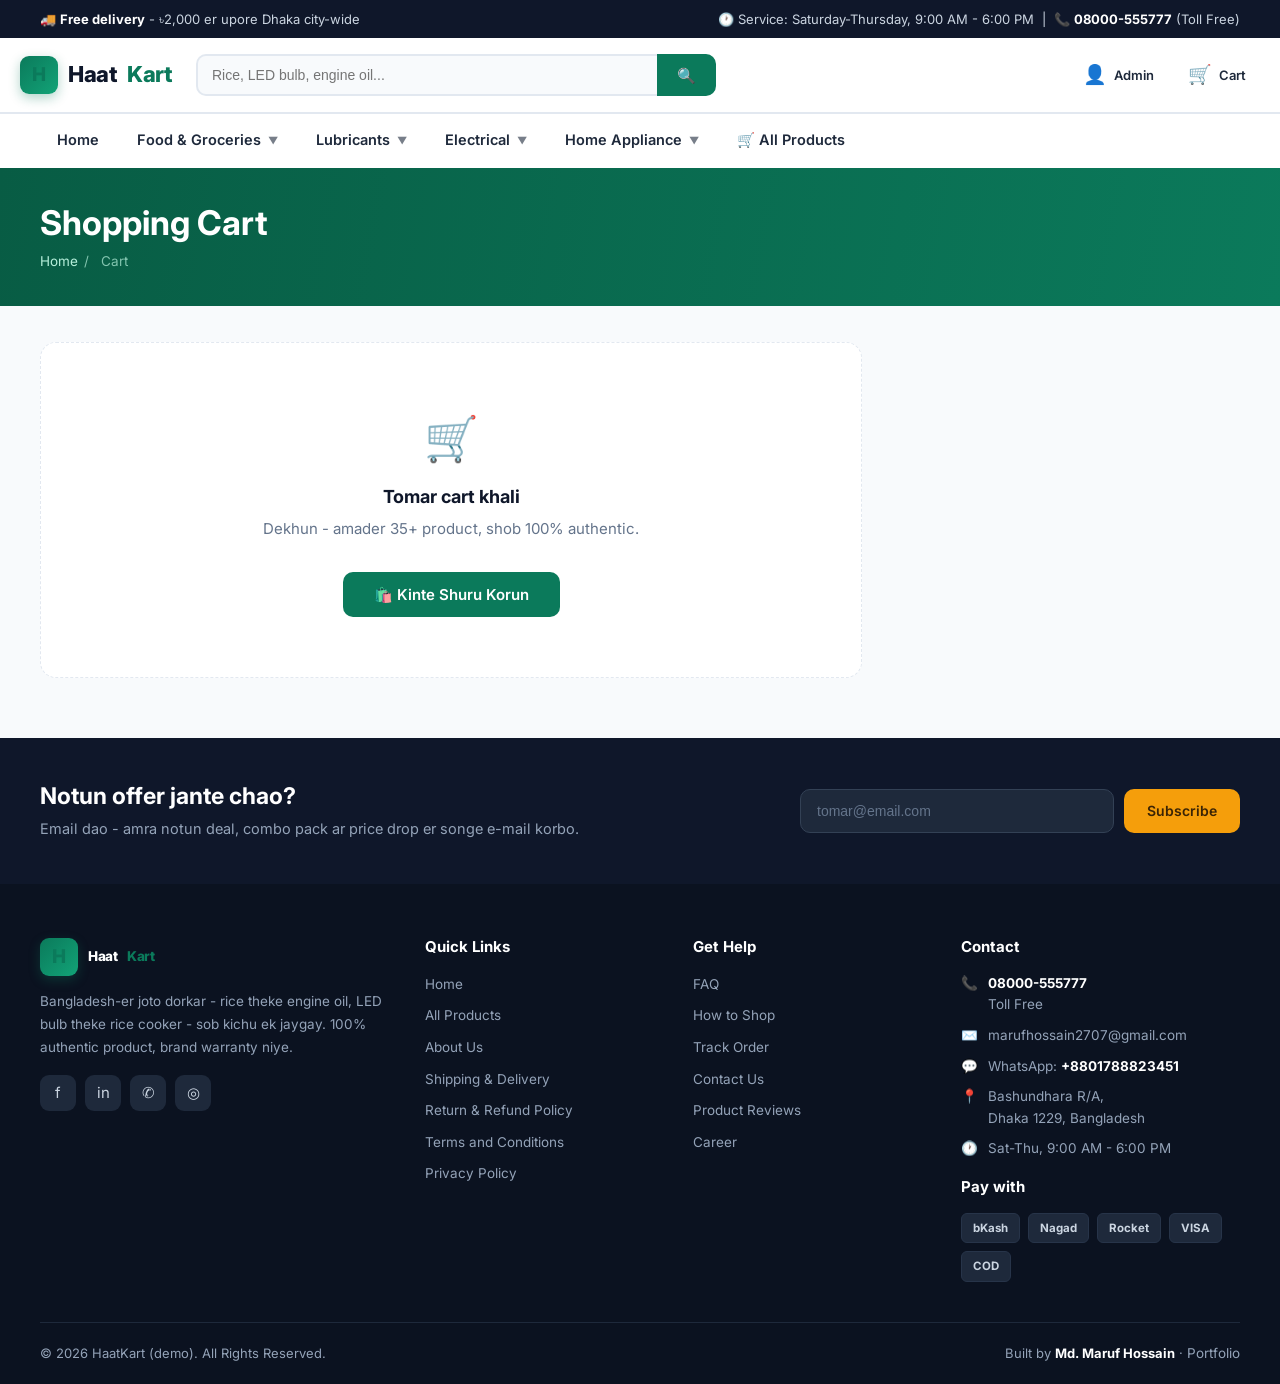
<file: cart.html>
<!DOCTYPE html>
<html lang="en">
<head>
<meta charset="UTF-8">
<meta name="viewport" content="width=device-width,initial-scale=1">
<title>Shopping Cart - HaatKart</title>
<link rel="icon" href="data:image/svg+xml,<svg xmlns='http://www.w3.org/2000/svg' viewBox='0 0 100 100'><rect width='100' height='100' rx='22' fill='%230B7A5B'/><text x='50' y='68' font-size='58' font-family='Arial' font-weight='bold' fill='white' text-anchor='middle'>H</text></svg>">
<link rel="preconnect" href="https://fonts.googleapis.com">
<link rel="preconnect" href="https://fonts.gstatic.com" crossorigin>
<link href="https://fonts.googleapis.com/css2?family=Inter:wght@400;500;600;700;800&display=swap" rel="stylesheet">
<link rel="stylesheet" href="css/style.css">
</head>
<body>

<header id="site-header"></header>

<section class="page-head">
  <div class="wrap">
    <h1>Shopping Cart</h1>
    <div class="crumbs"><a href="index.html">Home</a><span>/</span><span>Cart</span></div>
  </div>
</section>

<main class="wrap">
  <div class="cart-layout">
    <div id="cart-host"><div class="loader"><i></i></div></div>
    <aside id="sum-host"></aside>
  </div>
</main>

<footer id="site-footer"></footer>

<script src="js/data-fallback.js"></script>
<script src="js/app.js"></script>
<script>
const COUPONS = { 'HAAT10': 0.10, 'WELCOME50': 0.05, 'FREESHIP': 0 };
let appliedCoupon = store.get('hk_coupon', null);

function shippingFor(sub) {
  const s = HK.settings;
  return sub === 0 ? 0 : (sub >= s.freeAbove ? 0 : s.shipFee);
}

function render() {
  const lines = Cart.lines();
  const host = document.getElementById('cart-host');
  const sum = document.getElementById('sum-host');

  if (!lines.length) {
    host.innerHTML = `<div class="empty"><div class="ico">🛒</div>
      <h3>Tomar cart khali</h3>
      <p>Dekhun - amader 35+ product, shob 100% authentic.</p>
      <a class="btn btn-lg" href="shop.html" style="margin-top:16px">🛍️ Kinte Shuru Korun</a></div>`;
    sum.innerHTML = '';
    Cart.badge();
    return;
  }

  const sub = Cart.subtotal();
  const disc = appliedCoupon && COUPONS[appliedCoupon] ? sub * COUPONS[appliedCoupon] : 0;
  const ship = shippingFor(sub - disc);
  const vat = (sub - disc) * (HK.settings.vat / 100);
  const total = sub - disc + ship + vat;

  host.innerHTML = `
  <div class="cart-table">
    <div class="cart-row head">
      <div>Product</div><div>Description</div><div>Price</div><div>Quantity</div><div style="text-align:right">Total</div>
    </div>
    ${lines.map(i => `
    <div class="cart-row">
      <a class="cart-thumb" href="product.html?id=${encodeURIComponent(i.id)}">${productImg(i.p)}</a>
      <div>
        <a class="cart-name" href="product.html?id=${encodeURIComponent(i.id)}">${esc(i.p.name)}
          <small>${esc(i.p.brand || '')} · ${esc(i.p.cat)}</small></a>
        <button class="rm" data-remove="${esc(i.id)}" title="Remove" style="margin-top:6px;padding:3px 8px">🗑️ Remove</button>
      </div>
      <div class="price cell-price tk">${Number(i.p.price).toLocaleString('en-BD')}</div>
      <div>
        <div class="qty">
          <button data-q="${esc(i.id)}" data-d="-1" aria-label="Decrease">−</button>
          <input type="number" value="${i.qty}" min="1" max="${i.p.stock}" data-qi="${esc(i.id)}" aria-label="Qty">
          <button data-q="${esc(i.id)}" data-d="1" aria-label="Increase">+</button>
        </div>
      </div>
      <div class="price tk" style="text-align:right">${Number(i.p.price * i.qty).toLocaleString('en-BD')}</div>
    </div>`).join('')}
  </div>
  <div style="display:flex;gap:12px;margin-top:18px;flex-wrap:wrap">
    <a class="btn btn-ghost" href="shop.html">← Shopping continue korun</a>
    <button class="btn btn-danger" id="clear-cart">Cart khali korun</button>
  </div>`;

  sum.innerHTML = `
  <div class="summary">
    <h3>Order Summary</h3>
    <div class="sum-row"><span>Subtotal (${Cart.count()} items)</span><b class="tk">${sub.toLocaleString('en-BD')}</b></div>
    ${disc ? `<div class="sum-row" style="color:var(--success)"><span>Coupon: ${esc(appliedCoupon)}</span><b class="tk">−${Math.round(disc).toLocaleString('en-BD')}</b></div>` : ''}
    <div class="sum-row"><span>Delivery charge</span><b>${ship === 0 ? '<span style="color:var(--success)">Free</span>' : '<span class="tk">' + ship + '</span>'}</b></div>
    <div class="sum-row"><span>VAT (${HK.settings.vat}%)</span><b class="tk">${Math.round(vat).toLocaleString('en-BD')}</b></div>
    <div class="sum-total"><span>Total</span><span class="tk">${Math.round(total).toLocaleString('en-BD')}</span></div>
    <div class="coupon">
      <input type="text" id="coupon-in" placeholder="Coupon code" value="${esc(appliedCoupon || '')}">
      <button class="btn btn-sm" id="coupon-btn">Apply</button>
    </div>
    <p class="small muted" style="margin:0 0 14px">Try: HAAT10 · WELCOME50 · FREESHIP</p>
    <a class="btn btn-lg btn-block" href="checkout.html">Checkout-e Jan →</a>
    ${ship > 0 ? `<div class="note">🚚 <b>${money(HK.settings.freeAbove - (sub - disc))}</b> ar juklei delivery <b>FREE</b> hobe.</div>` :
      `<div class="note">🎉 Delivery <b>FREE</b> hoye geche!</div>`}
    <div class="note" style="background:#FFFBEB;border-color:#FDE68A;color:#92400E">🔒 Ei demo-te real payment nei. Order tomar device-e save hoy, r confirmation-e mail/WhatsApp diye pathano jabe.</div>
  </div>`;

  Cart.badge();
}

document.addEventListener('click', e => {
  const q = e.target.closest('[data-q]');
  if (q) {
    const row = Cart.all().find(i => i.id === q.dataset.q);
    if (row) Cart.setQty(row.id, row.qty + Number(q.dataset.d));
    render();
    return;
  }
  if (e.target.id === 'clear-cart') {
    if (confirm('Cart-e sob item muiye felbo?')) { Cart.clear(); appliedCoupon = null; store.set('hk_coupon', null); render(); }
    return;
  }
  if (e.target.id === 'coupon-btn') {
    const v = document.getElementById('coupon-in').value.trim().toUpperCase();
    if (!v) { toast('Coupon code likhen', 'err'); return; }
    if (COUPONS[v] === undefined) { toast('Ei coupon code valid na', 'err'); return; }
    appliedCoupon = v; store.set('hk_coupon', v);
    toast('Coupon apply hoye gelo!', 'ok');
    render();
  }
});

document.addEventListener('change', e => {
  const qi = e.target.closest('[data-qi]');
  if (qi) { Cart.setQty(qi.dataset.qi, qi.value); render(); }
});

document.addEventListener('DOMContentLoaded', async () => { await loadProducts(); render(); });
document.addEventListener('cart:change', () => { if (HK.loaded) render(); });
</script>
</body>
</html>
</file>
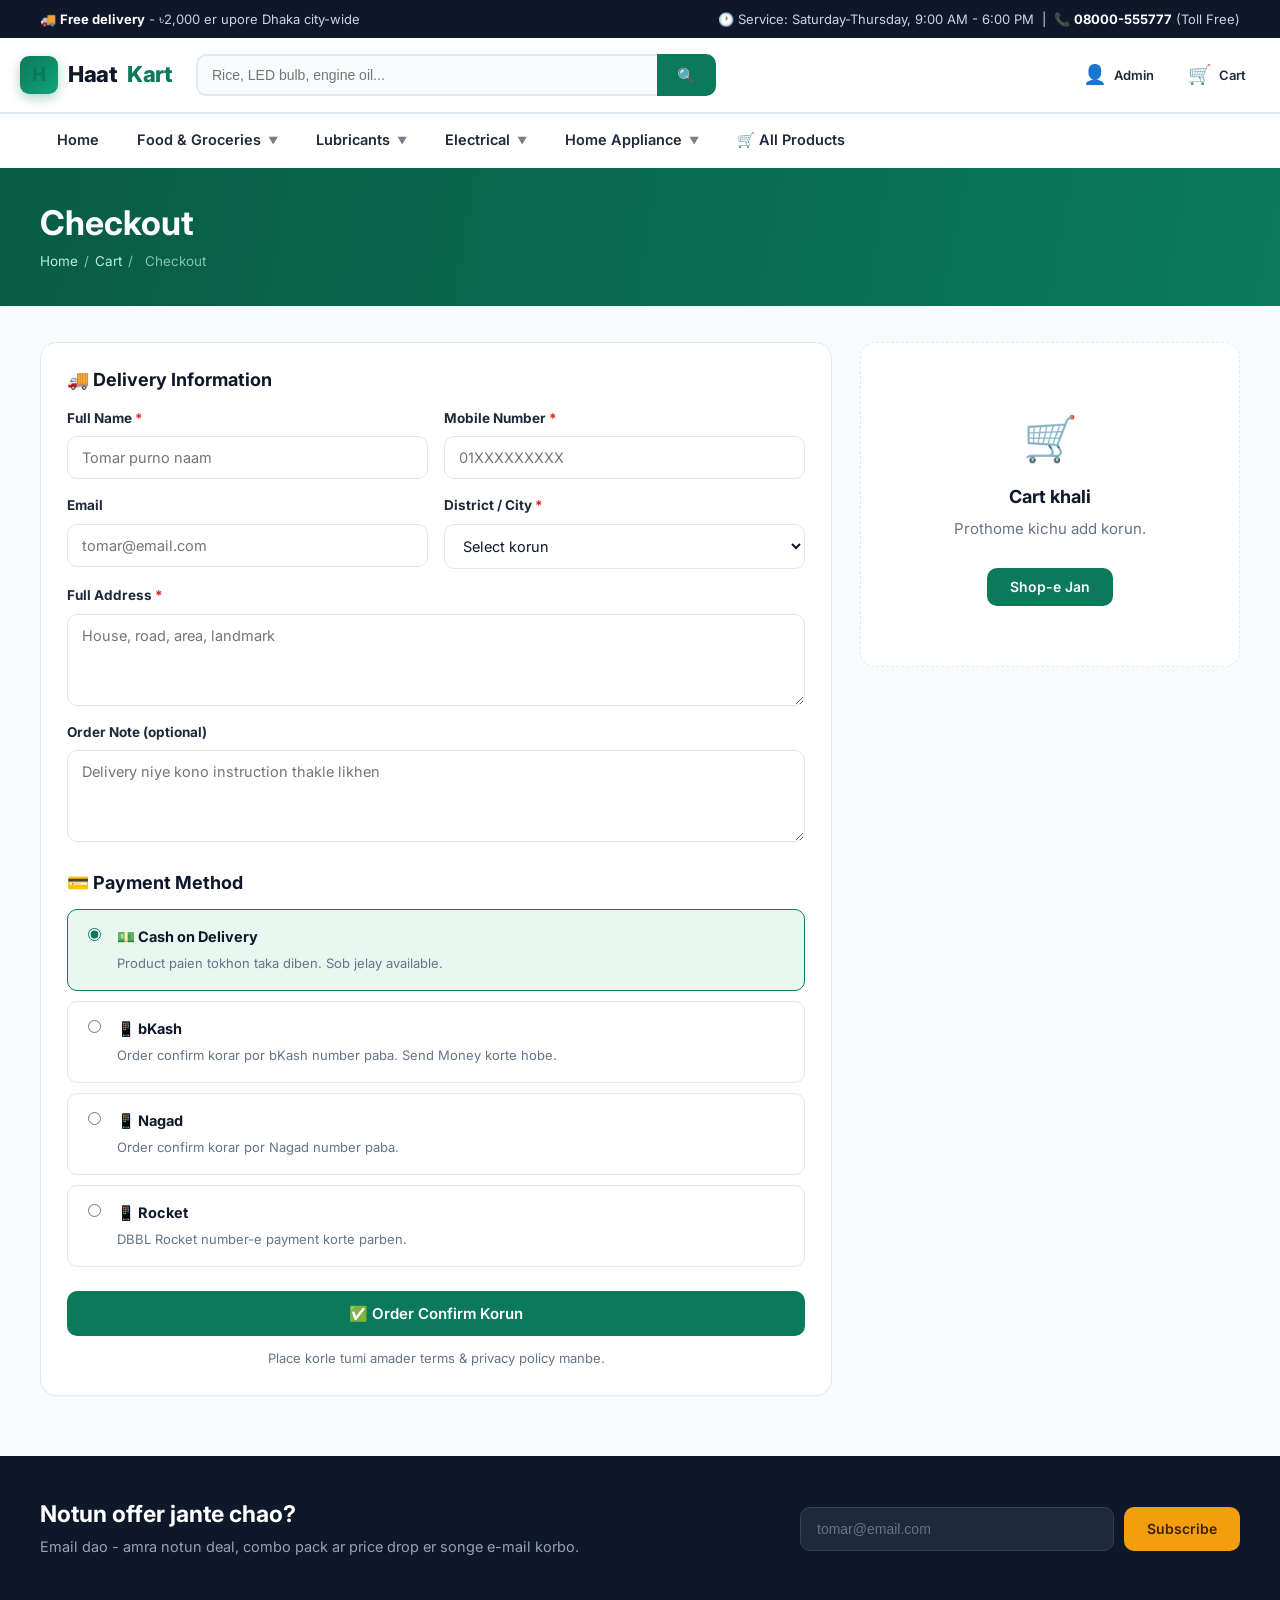
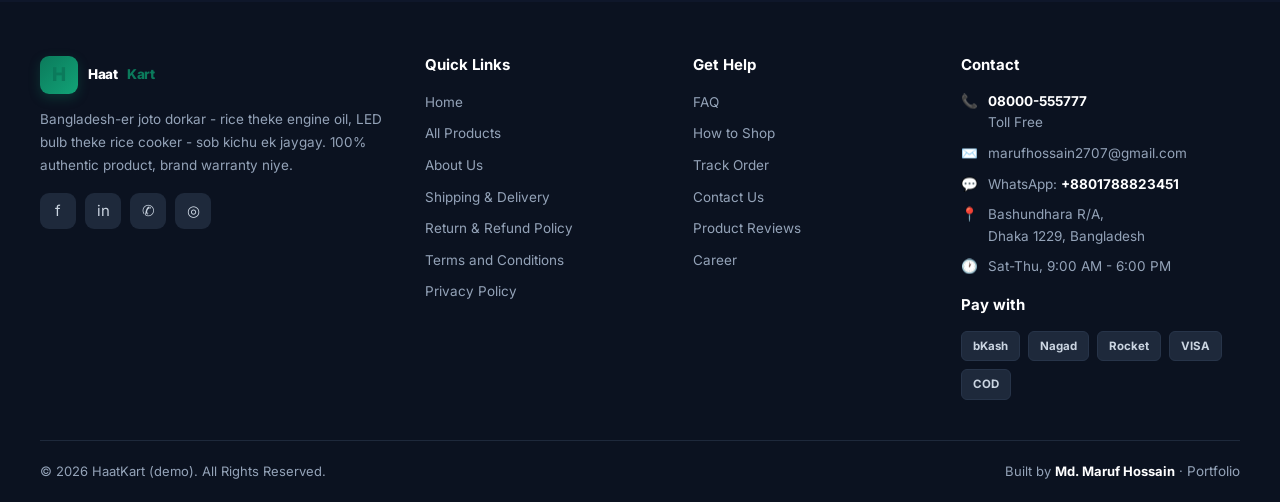
<file: checkout.html>
<!DOCTYPE html>
<html lang="en">
<head>
<meta charset="UTF-8">
<meta name="viewport" content="width=device-width,initial-scale=1">
<title>Checkout - HaatKart</title>
<link rel="icon" href="data:image/svg+xml,<svg xmlns='http://www.w3.org/2000/svg' viewBox='0 0 100 100'><rect width='100' height='100' rx='22' fill='%230B7A5B'/><text x='50' y='68' font-size='58' font-family='Arial' font-weight='bold' fill='white' text-anchor='middle'>H</text></svg>">
<link rel="preconnect" href="https://fonts.googleapis.com">
<link rel="preconnect" href="https://fonts.gstatic.com" crossorigin>
<link href="https://fonts.googleapis.com/css2?family=Inter:wght@400;500;600;700;800&display=swap" rel="stylesheet">
<link rel="stylesheet" href="css/style.css">
</head>
<body>

<header id="site-header"></header>

<section class="page-head">
  <div class="wrap">
    <h1>Checkout</h1>
    <div class="crumbs"><a href="index.html">Home</a><span>/</span><a href="cart.html">Cart</a><span>/</span><span>Checkout</span></div>
  </div>
</section>

<main class="wrap">
  <div class="checkout">
    <!-- FORM -->
    <form class="panel" id="co-form" novalidate>
      <h3>🚚 Delivery Information</h3>
      <div class="form-grid" style="margin-top:16px">
        <div class="field"><label>Full Name <span class="req">*</span></label>
          <input name="name" required placeholder="Tomar purno naam"></div>
        <div class="field"><label>Mobile Number <span class="req">*</span></label>
          <input name="phone" required inputmode="tel" placeholder="01XXXXXXXXX"></div>
        <div class="field"><label>Email</label>
          <input name="email" type="email" placeholder="tomar@email.com"></div>
        <div class="field"><label>District / City <span class="req">*</span></label>
          <select name="district" required>
            <option value="">Select korun</option>
            <option>Dhaka</option><option>Chattogram</option><option>Rajshahi</option>
            <option>Khulna</option><option>Barishal</option><option>Sylhet</option>
            <option>Rangpur</option><option>Mymensingh</option><option>Other</option>
          </select></div>
        <div class="field full"><label>Full Address <span class="req">*</span></label>
          <textarea name="address" required placeholder="House, road, area, landmark"></textarea></div>
        <div class="field full"><label>Order Note (optional)</label>
          <textarea name="note" placeholder="Delivery niye kono instruction thakle likhen"></textarea></div>
      </div>

      <h3 style="margin-top:30px">💳 Payment Method</h3>
      <div class="pay-opts" style="margin-top:14px">
        <label class="pay-opt on"><input type="radio" name="pay" value="Cash on Delivery" checked>
          <div><b>💵 Cash on Delivery</b><span>Product paien tokhon taka diben. Sob jelay available.</span></div></label>
        <label class="pay-opt"><input type="radio" name="pay" value="bKash">
          <div><b>📱 bKash</b><span>Order confirm korar por bKash number paba. Send Money korte hobe.</span></div></label>
        <label class="pay-opt"><input type="radio" name="pay" value="Nagad">
          <div><b>📱 Nagad</b><span>Order confirm korar por Nagad number paba.</span></div></label>
        <label class="pay-opt"><input type="radio" name="pay" value="Rocket">
          <div><b>📱 Rocket</b><span>DBBL Rocket number-e payment korte parben.</span></div></label>
      </div>

      <button class="btn btn-lg btn-block" type="submit" style="margin-top:24px" id="place-btn">
        ✅ Order Confirm Korun
      </button>
      <p class="small muted center" style="margin:12px 0 0">
        Place korle tumi amader terms & privacy policy manbe.
      </p>
    </form>

    <!-- SUMMARY -->
    <aside id="sum-host"></aside>
  </div>
</main>

<!-- SUCCESS MODAL -->
<div class="overlay" id="ok-modal">
  <div class="modal">
    <div class="tick">✓</div>
    <h2>Order Successful!</h2>
    <p>Dhonnobad! Tomar order amra peye gechi. Amra shigro-i confirm korbo.</p>
    <div class="order-id" id="ok-id">HK000000-0000</div>
    <p class="small" id="ok-detail"></p>
    <div class="modal-acts">
      <a class="btn" id="ok-mail" href="#">✉️ Email-e Pathun</a>
      <a class="btn btn-accent" id="ok-wa" href="#" target="_blank" rel="noopener">✆ WhatsApp-e Pathun</a>
      <button class="btn btn-ghost" id="ok-close">Close</button>
    </div>
  </div>
</div>

<footer id="site-footer"></footer>

<script src="js/data-fallback.js"></script>
<script src="js/app.js"></script>
<script>
const STORE_EMAIL = () => HK.settings.email;   // admin panel theke update hoy
const STORE_WA = () => HK.settings.whatsapp;   // WhatsApp number (international format)

function summary() {
  const lines = Cart.lines();
  const sub = Cart.subtotal();
  const ship = sub === 0 ? 0 : (sub >= HK.settings.freeAbove ? 0 : HK.settings.shipFee);
  const vat = sub * (HK.settings.vat / 100);
  const total = sub + ship + vat;

  document.getElementById('sum-host').innerHTML = lines.length ? `
  <div class="summary">
    <h3>Order Summary</h3>
    ${lines.map(i => `
      <div style="display:flex;gap:11px;align-items:center;padding:9px 0;border-bottom:1px solid var(--line)">
        <div class="cart-thumb" style="width:48px;height:48px;font-size:20px">${productImg(i.p)}</div>
        <div style="flex:1;min-width:0">
          <div style="font-size:13.5px;font-weight:600;color:var(--ink);white-space:nowrap;overflow:hidden;text-overflow:ellipsis">${esc(i.p.name)}</div>
          <div class="small muted">× ${i.qty}</div>
        </div>
        <div class="price tk" style="font-size:14px">${(i.p.price * i.qty).toLocaleString('en-BD')}</div>
      </div>`).join('')}
    <div class="sum-row"><span>Subtotal</span><b class="tk">${sub.toLocaleString('en-BD')}</b></div>
    <div class="sum-row"><span>Delivery</span><b>${ship === 0 ? '<span style="color:var(--success)">Free</span>' : '<span class="tk">' + ship + '</span>'}</b></div>
    <div class="sum-row"><span>VAT (${HK.settings.vat}%)</span><b class="tk">${Math.round(vat).toLocaleString('en-BD')}</b></div>
    <div class="sum-total"><span>Total</span><span class="tk">${Math.round(total).toLocaleString('en-BD')}</span></div>
  </div>` : `<div class="empty"><div class="ico">🛒</div><h3>Cart khali</h3>
    <p>Prothome kichu add korun.</p><a class="btn" href="shop.html" style="margin-top:12px">Shop-e Jan</a></div>`;

  return { lines, sub, ship, vat, total };
}

// payment option highlight
document.addEventListener('change', e => {
  if (e.target.name === 'pay') {
    document.querySelectorAll('.pay-opt').forEach(o => o.classList.remove('on'));
    e.target.closest('.pay-opt').classList.add('on');
  }
});

document.addEventListener('submit', async e => {
  e.preventDefault();
  const f = e.target;
  if (!f.reportValidity()) return;

  const { lines, total } = summary();
  if (!lines.length) { toast('Cart khali - age kichu add korun', 'err'); return; }

  const d = Object.fromEntries(new FormData(f).entries());
  const oid = orderId();

  // save order locally (customer-side record)
  const orders = store.get('hk_orders', []);
  orders.push({ id: oid, at: new Date().toISOString(), ...d, items: lines.map(i => ({ id: i.id, name: i.p.name, qty: i.qty, price: i.p.price })), total: Math.round(total) });
  store.set('hk_orders', orders);

  // order text for email / WhatsApp handoff
  const itemText = lines.map(i => `  - ${i.p.name} x${i.qty} = ৳${(i.p.price * i.qty).toLocaleString('en-BD')}`).join('\n');
  const text =
`New Order - ${oid}
------------------------
Name: ${d.name}
Phone: ${d.phone}
Email: ${d.email || '-'}
District: ${d.district}
Address: ${d.address}
Payment: ${d.pay}
${d.note ? 'Note: ' + d.note + '\n' : ''}
Items:
${itemText}
------------------------
Total: ৳${Math.round(total).toLocaleString('en-BD')}`;

  document.getElementById('ok-id').textContent = oid;
  document.getElementById('ok-detail').textContent =
    `${lines.length} ta product · Total ৳${Math.round(total).toLocaleString('en-BD')} · Payment: ${d.pay}`;

  document.getElementById('ok-mail').href =
    `mailto:${STORE_EMAIL()}?subject=${encodeURIComponent('Order ' + oid + ' - ' + d.name)}&body=${encodeURIComponent(text)}`;
  document.getElementById('ok-wa').href =
    `https://wa.me/${STORE_WA()}?text=${encodeURIComponent(text)}`;

  document.getElementById('ok-modal').classList.add('on');
  Cart.clear();
  store.set('hk_coupon', null);
  Cart.badge();
  summary();
});

document.getElementById('ok-close').onclick = () => {
  document.getElementById('ok-modal').classList.remove('on');
  location.href = 'index.html';
};

document.addEventListener('DOMContentLoaded', async () => { await loadProducts(); summary(); });
</script>
</body>
</html>
</file>
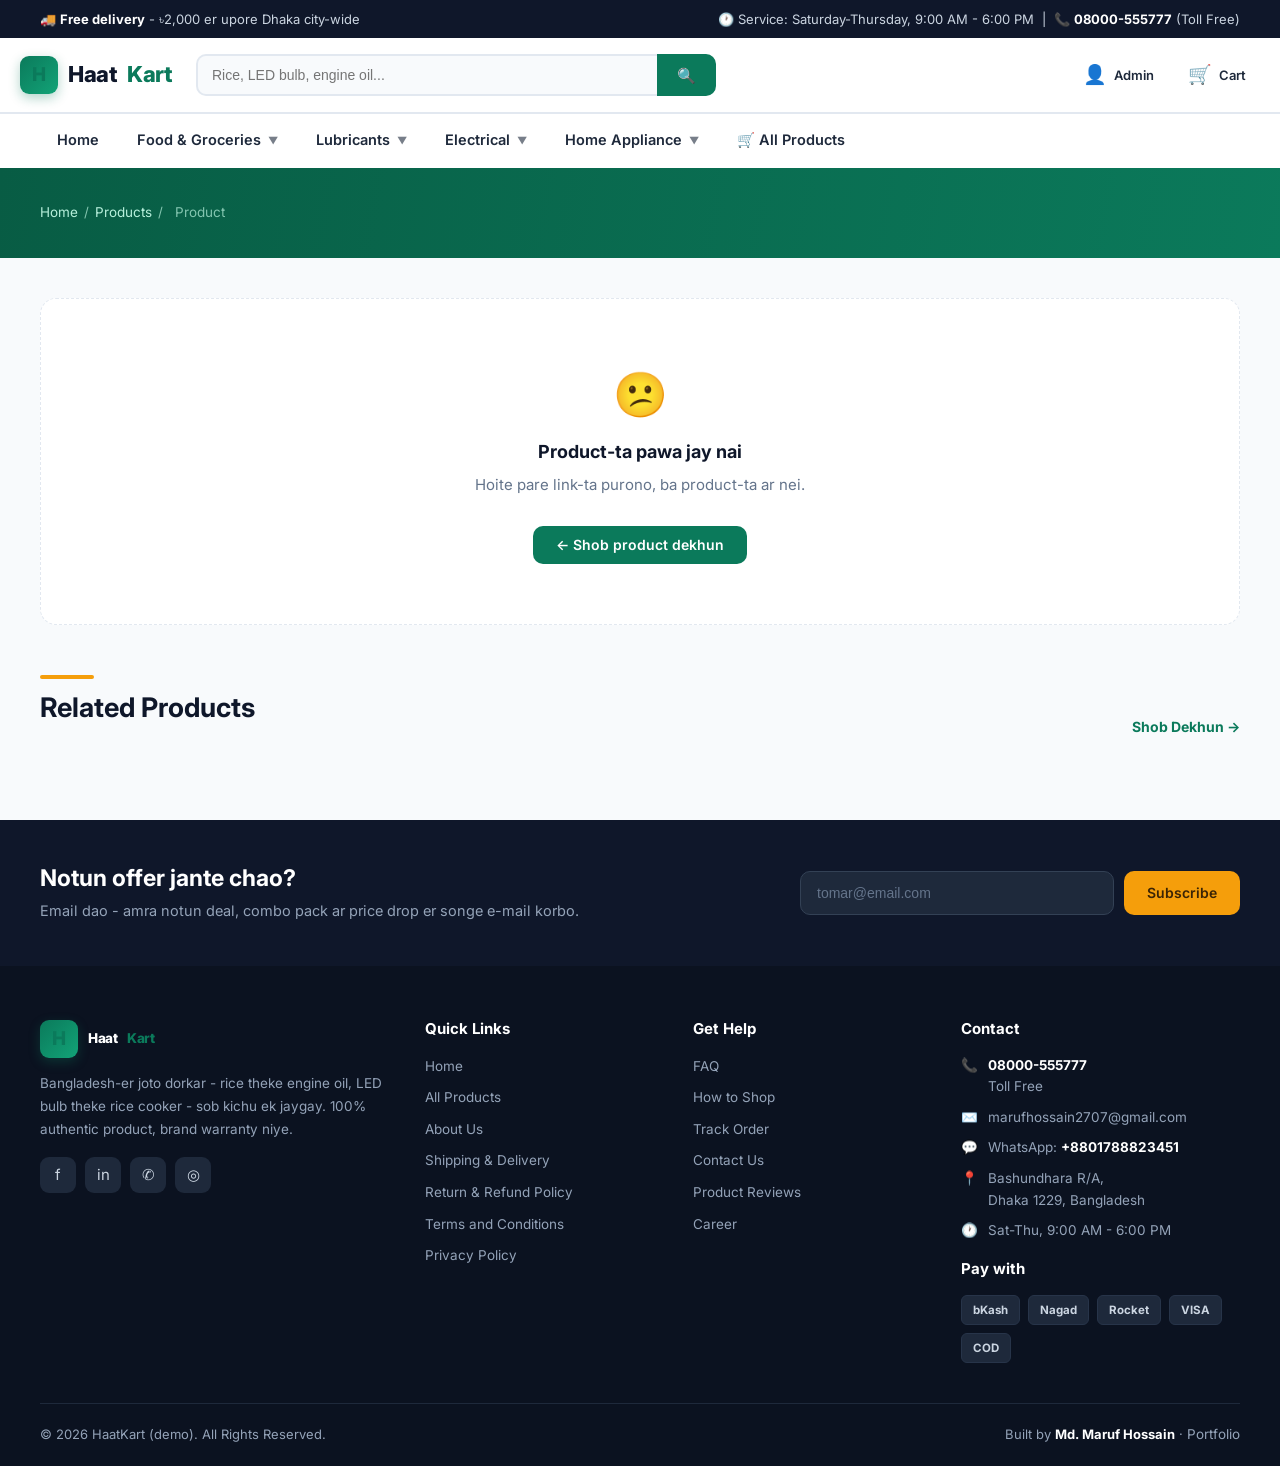
<file: product.html>
<!DOCTYPE html>
<html lang="en">
<head>
<meta charset="UTF-8">
<meta name="viewport" content="width=device-width,initial-scale=1">
<title>Product - HaatKart</title>
<link rel="icon" href="data:image/svg+xml,<svg xmlns='http://www.w3.org/2000/svg' viewBox='0 0 100 100'><rect width='100' height='100' rx='22' fill='%230B7A5B'/><text x='50' y='68' font-size='58' font-family='Arial' font-weight='bold' fill='white' text-anchor='middle'>H</text></svg>">
<link rel="preconnect" href="https://fonts.googleapis.com">
<link rel="preconnect" href="https://fonts.gstatic.com" crossorigin>
<link href="https://fonts.googleapis.com/css2?family=Inter:wght@400;500;600;700;800&display=swap" rel="stylesheet">
<link rel="stylesheet" href="css/style.css">
</head>
<body>

<header id="site-header"></header>

<section class="page-head">
  <div class="wrap">
    <div class="crumbs"><a href="index.html">Home</a><span>/</span><a href="shop.html" id="crumb-cat">Products</a><span>/</span><span id="crumb-now">Product</span></div>
  </div>
</section>

<main class="wrap">
  <div id="pdp"><div class="loader"><i></i></div></div>

  <!-- RELATED -->
  <section class="section" style="padding-top:10px">
    <div class="section-head">
      <div><div class="line"></div><h2>Related Products</h2></div>
      <a class="link-more" href="shop.html" id="more-link">Shob Dekhun →</a>
    </div>
    <div class="grid" id="related"></div>
  </section>
</main>

<footer id="site-footer"></footer>

<script src="js/data-fallback.js"></script>
<script src="js/app.js"></script>
<script>
document.addEventListener('DOMContentLoaded', async () => {
  const P = await loadProducts();
  const id = qs('id');
  const p = P.find(x => x.id === id);
  const host = document.getElementById('pdp');

  if (!p) {
    host.innerHTML = `<div class="empty" style="margin:40px 0"><div class="ico">😕</div>
      <h3>Product-ta pawa jay nai</h3>
      <p>Hoite pare link-ta purono, ba product-ta ar nei.</p>
      <a class="btn" href="shop.html" style="margin-top:14px">← Shob product dekhun</a></div>`;
    return;
  }

  document.title = p.name + ' - HaatKart';
  document.getElementById('crumb-cat').textContent = p.cat;
  document.getElementById('crumb-cat').href = 'shop.html?cat=' + encodeURIComponent(p.cat);
  document.getElementById('crumb-now').textContent = p.name;
  document.getElementById('more-link').href = 'shop.html?cat=' + encodeURIComponent(p.cat);

  const out = p.stock <= 0;
  const off = p.old > p.price ? Math.round((1 - p.price / p.old) * 100) : 0;

  host.innerHTML = `
  <div class="pdp">
    <div class="pdp-media">${productImg(p)}</div>
    <div class="pdp-info">
      <span class="card-cat">${esc(p.cat)}${p.sub ? ' · ' + esc(p.sub) : ''}</span>
      <h1>${esc(p.name)}</h1>
      <div class="stars" style="font-size:15px">${stars(p.rating)}<span>${p.rating || 0} out of 5 · ${p.reviews || 0} reviews</span></div>
      <div class="pdp-price">
        <span class="price tk">${Number(p.price).toLocaleString('en-BD')}</span>
        ${p.old > p.price ? `<span class="old tk" style="font-size:19px">${Number(p.old).toLocaleString('en-BD')}</span>
        <span class="badge" style="position:static;margin-left:8px">${off}% OFF</span>` : ''}
      </div>
      <div class="pdp-meta">
        <span>Brand: <b style="color:var(--ink)">${esc(p.brand || 'Generic')}</b></span>
        <span>Availability: <b style="color:${out ? 'var(--danger)' : 'var(--success)'}">${out ? 'Stock-e nei' : 'In stock (' + p.stock + ')'}</b></span>
        <span>SKU: <b style="color:var(--ink)">${esc((p.id || '').toUpperCase())}</b></span>
      </div>
      <p class="pdp-desc">${esc(p.desc || '')}</p>

      <div style="display:flex;gap:14px;align-items:center;flex-wrap:wrap">
        <span style="font-weight:700;color:var(--ink)">Quantity:</span>
        <div class="qty">
          <button type="button" id="q-minus" aria-label="Decrease">−</button>
          <input type="number" id="qty" value="1" min="1" max="${Math.max(1, p.stock)}" aria-label="Quantity">
          <button type="button" id="q-plus" aria-label="Increase">+</button>
        </div>
      </div>

      <div class="buy-row">
        <button class="btn btn-lg" id="btn-cart" ${out ? 'disabled' : ''}>🛒 ${out ? 'Stock-e nei' : 'Cart-e Add Korun'}</button>
        <button class="btn btn-accent btn-lg" id="btn-buy" ${out ? 'disabled' : ''}>⚡ Ekhon-i Kinun</button>
        <button class="btn btn-ghost btn-lg" data-wish="${esc(p.id)}">♡ Wishlist</button>
      </div>

      ${p.specs && Object.keys(p.specs).length ? `
      <h3 style="margin-top:8px">Specifications</h3>
      <table class="specs">
        ${Object.entries(p.specs).map(([k, v]) => `<tr><td>${esc(k)}</td><td><b>${esc(v)}</b></td></tr>`).join('')}
      </table>` : ''}

      <div class="pdp-trust">
        <div><b>🚚 Free Delivery</b><span data-free-above>৳2,000</span> er upore</div>
        <div><b>✅ Authentic</b>Brand warranty</div>
        <div><b>↩️ Easy Return</b>7 diner moddhe</div>
      </div>
    </div>
  </div>`;

  // qty controls
  const qi = document.getElementById('qty');
  const clamp = v => Math.max(1, Math.min(Number(v) || 1, Math.max(1, p.stock)));
  document.getElementById('q-minus').onclick = () => qi.value = clamp(Number(qi.value) - 1);
  document.getElementById('q-plus').onclick = () => qi.value = clamp(Number(qi.value) + 1);
  qi.onchange = () => qi.value = clamp(qi.value);

  // buy actions
  document.getElementById('btn-cart').onclick = () => {
    if (Cart.add(p.id, clamp(qi.value))) toast('Cart-e add holo', 'ok');
  };
  document.getElementById('btn-buy').onclick = () => {
    if (Cart.add(p.id, clamp(qi.value))) setTimeout(() => location.href = 'checkout.html', 400);
  };

  // related
  const rel = P.filter(x => x.id !== p.id && x.cat === p.cat).slice(0, 4);
  const extra = P.filter(x => x.id !== p.id && x.cat !== p.cat).slice(0, 4 - rel.length);
  document.getElementById('related').innerHTML = gridHTML([...rel, ...extra]);
  observeReveals();
});
</script>
</body>
</html>
</file>
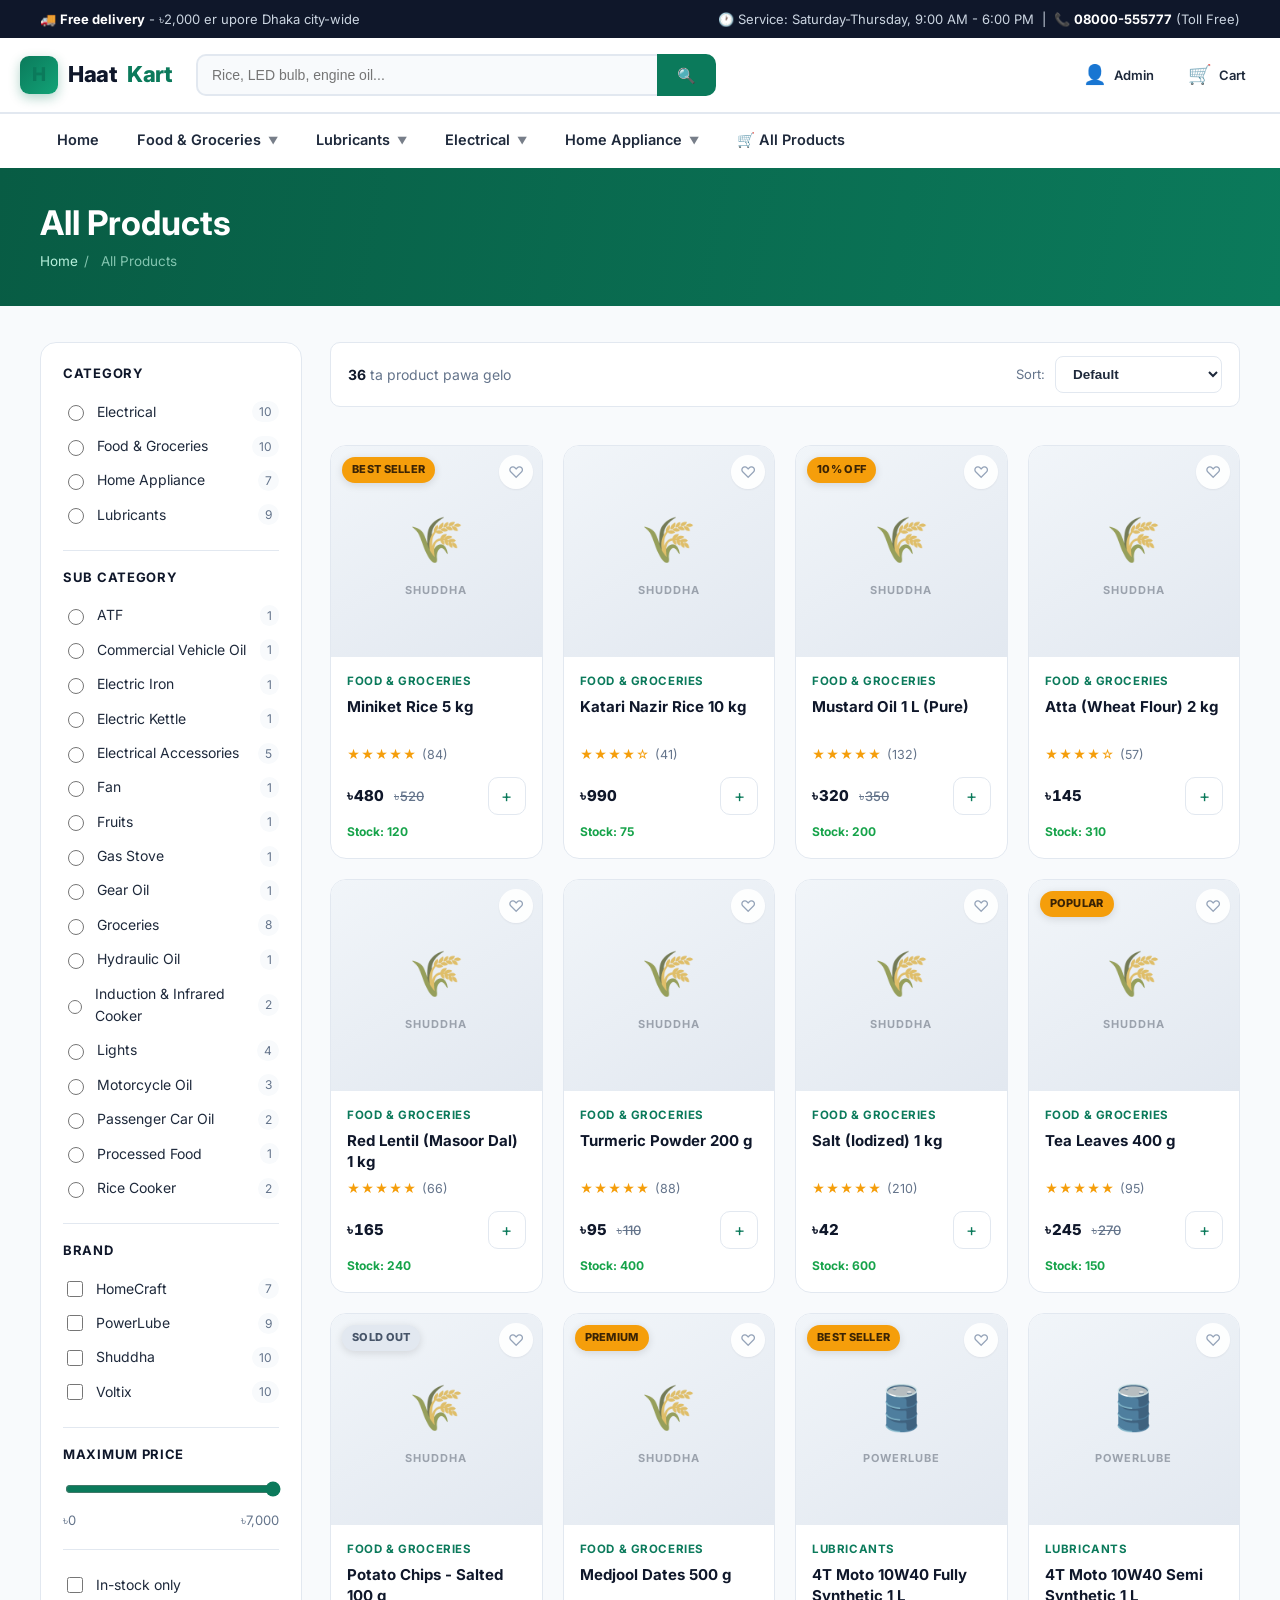
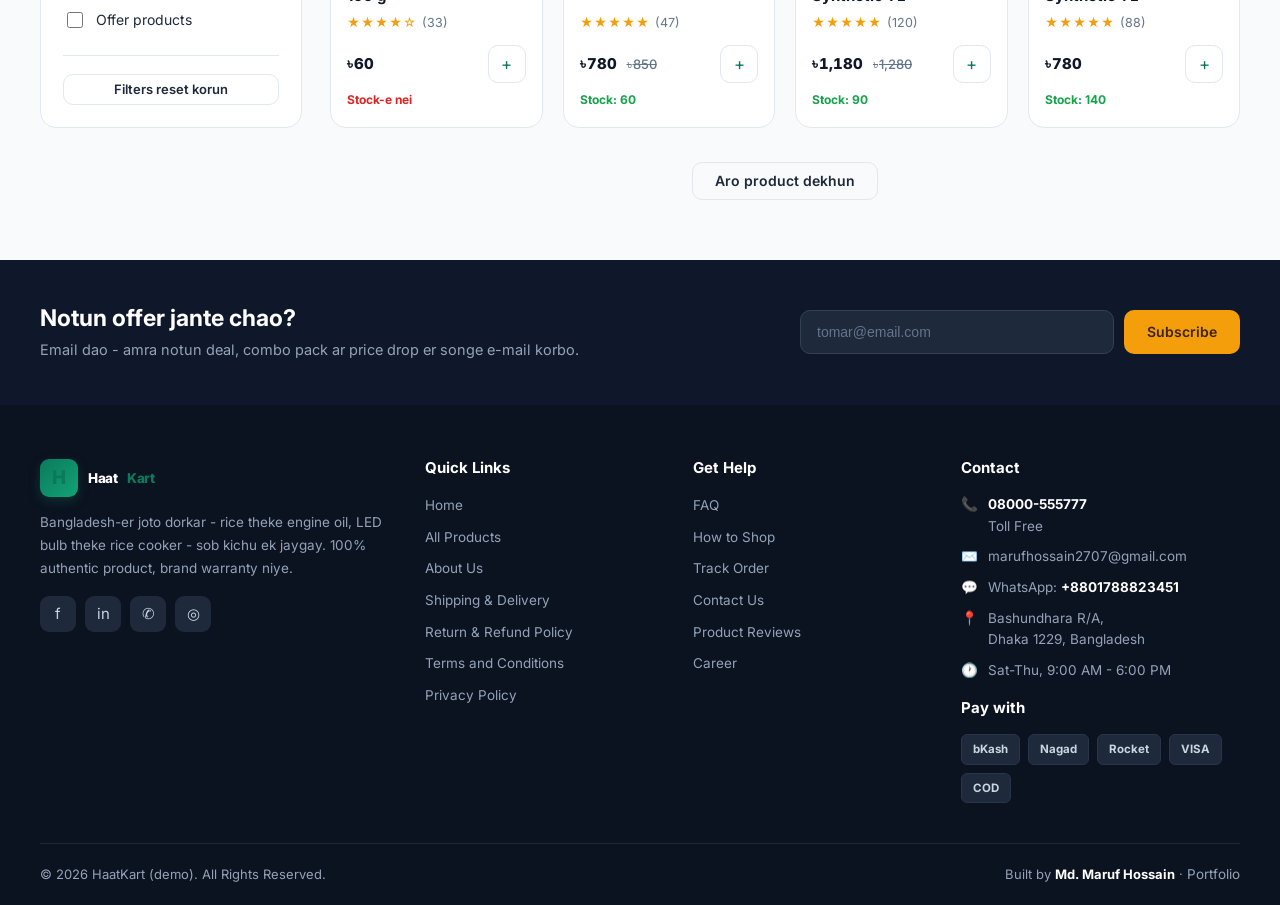
<file: shop.html>
<!DOCTYPE html>
<html lang="en">
<head>
<meta charset="UTF-8">
<meta name="viewport" content="width=device-width,initial-scale=1">
<title>All Products - HaatKart</title>
<meta name="description" content="Browse all products at HaatKart - groceries, lubricants, electrical and home appliances.">
<link rel="icon" href="data:image/svg+xml,<svg xmlns='http://www.w3.org/2000/svg' viewBox='0 0 100 100'><rect width='100' height='100' rx='22' fill='%230B7A5B'/><text x='50' y='68' font-size='58' font-family='Arial' font-weight='bold' fill='white' text-anchor='middle'>H</text></svg>">
<link rel="preconnect" href="https://fonts.googleapis.com">
<link rel="preconnect" href="https://fonts.gstatic.com" crossorigin>
<link href="https://fonts.googleapis.com/css2?family=Inter:wght@400;500;600;700;800&display=swap" rel="stylesheet">
<link rel="stylesheet" href="css/style.css">
</head>
<body>

<header id="site-header"></header>

<section class="page-head">
  <div class="wrap">
    <h1 id="page-title">All Products</h1>
    <div class="crumbs"><a href="index.html">Home</a><span>/</span><span id="crumb-now">All Products</span></div>
  </div>
</section>

<main class="wrap">
  <div class="shop">
    <!-- FILTERS -->
    <aside class="filters" aria-label="Filters">
      <div class="filter-group">
        <h4>Category</h4>
        <div id="f-cat"></div>
      </div>
      <div class="filter-group">
        <h4>Sub Category</h4>
        <div id="f-sub"></div>
      </div>
      <div class="filter-group">
        <h4>Brand</h4>
        <div id="f-brand"></div>
      </div>
      <div class="filter-group">
        <h4>Maximum Price</h4>
        <input class="range" type="range" id="f-price" min="0" max="8000" step="50" value="8000">
        <div class="range-val"><span>৳0</span><span id="price-out">৳8,000</span></div>
      </div>
      <div class="filter-group">
        <label class="check"><input type="checkbox" id="f-stock"> <span>In-stock only</span></label>
        <label class="check"><input type="checkbox" id="f-offer"> <span>Offer products</span></label>
      </div>
      <button class="btn btn-ghost btn-block btn-sm" id="f-reset">Filters reset korun</button>
    </aside>

    <!-- RESULTS -->
    <div>
      <div class="shop-bar">
        <div class="count"><b id="n-count">0</b> ta product pawa gelo</div>
        <div style="display:flex;gap:10px;align-items:center">
          <label class="small muted" for="sort">Sort:</label>
          <select class="sel" id="sort">
            <option value="default">Default</option>
            <option value="price-asc">Price: Low to High</option>
            <option value="price-desc">Price: High to Low</option>
            <option value="rating">Top Rated</option>
            <option value="name">Name A-Z</option>
          </select>
        </div>
      </div>
      <div class="chips" id="chips"></div>
      <div class="grid" id="results"><div class="loader"><i></i></div></div>
      <div class="load-more hidden" id="load-more"><button class="btn btn-ghost">Aro product dekhun</button></div>
    </div>
  </div>
</main>

<footer id="site-footer"></footer>

<script src="js/data-fallback.js"></script>
<script src="js/app.js"></script>
<script>
const state = {
  cat: qs('cat') || '',
  sub: qs('sub') || '',
  q: qs('q') || '',
  brands: [],
  maxPrice: 8000,
  inStock: false,
  offer: false,
  sort: qs('sort') || 'default',
  shown: 12
};

document.addEventListener('DOMContentLoaded', async () => {
  const P = await loadProducts();

  const sortEl = document.getElementById('sort');
  if (state.sort !== 'default') sortEl.value = state.sort;

  // build filter options from data
  const cats = [...new Set(P.map(p => p.cat))].sort();
  const brands = [...new Set(P.map(p => p.brand).filter(Boolean))].sort();
  const maxData = Math.max(1000, ...P.map(p => p.price || 0));
  state.maxPrice = Math.ceil(maxData / 500) * 500;
  const range = document.getElementById('f-price');
  range.max = state.maxPrice;
  range.value = state.maxPrice;
  document.getElementById('price-out').textContent = money(state.maxPrice);

  document.getElementById('f-cat').innerHTML = cats.map(c =>
    `<label class="check"><input type="radio" name="cat" value="${esc(c)}" ${state.cat === c ? 'checked' : ''}>
      <span>${esc(c)}</span><span class="n">${P.filter(p => p.cat === c).length}</span></label>`).join('')
    || '<p class="small muted">No categories</p>';

  document.getElementById('f-brand').innerHTML = brands.map(b =>
    `<label class="check"><input type="checkbox" name="brand" value="${esc(b)}">
      <span>${esc(b)}</span><span class="n">${P.filter(p => p.brand === b).length}</span></label>`).join('');

  function renderSubs() {
    const subs = [...new Set(P.filter(p => !state.cat || p.cat === state.cat).map(p => p.sub).filter(Boolean))].sort();
    document.getElementById('f-sub').innerHTML = subs.length
      ? subs.map(s => `<label class="check"><input type="radio" name="sub" value="${esc(s)}" ${state.sub === s ? 'checked' : ''}>
          <span>${esc(s)}</span><span class="n">${P.filter(p => p.sub === s).length}</span></label>`).join('')
      : '<p class="small muted">No sub-categories</p>';
  }
  renderSubs();

  function apply() {
    let list = [...P];
    if (state.cat) list = list.filter(p => p.cat === state.cat);
    if (state.sub) list = list.filter(p => p.sub === state.sub);
    if (state.brands.length) list = list.filter(p => state.brands.includes(p.brand));
    list = list.filter(p => (p.price || 0) <= state.maxPrice);
    if (state.inStock) list = list.filter(p => p.stock > 0);
    if (state.offer) list = list.filter(p => p.old > p.price);
    if (state.q) {
      const t = state.q.toLowerCase();
      list = list.filter(p =>
        (p.name + ' ' + p.cat + ' ' + (p.sub||'') + ' ' + (p.brand||'') + ' ' + (p.desc||'')).toLowerCase().includes(t));
    }
    switch (state.sort) {
      case 'price-asc': list.sort((a,b) => a.price - b.price); break;
      case 'price-desc': list.sort((a,b) => b.price - a.price); break;
      case 'rating': list.sort((a,b) => (b.rating||0) - (a.rating||0)); break;
      case 'name': list.sort((a,b) => a.name.localeCompare(b.name)); break;
    }
    return list;
  }

  function chips() {
    const c = [];
    if (state.cat) c.push(['cat', 'Category: ' + state.cat]);
    if (state.sub) c.push(['sub', 'Sub: ' + state.sub]);
    state.brands.forEach(b => c.push(['brand:' + b, 'Brand: ' + b]));
    if (state.maxPrice < Math.ceil(maxData / 500) * 500) c.push(['price', 'Max ' + money(state.maxPrice)]);
    if (state.inStock) c.push(['stock', 'In-stock only']);
    if (state.offer) c.push(['offer', 'Offer only']);
    if (state.q) c.push(['q', 'Search: "' + state.q + '"']);
    document.getElementById('chips').innerHTML = c.map(([k, l]) =>
      `<span class="chip">${esc(l)}<button data-clear="${esc(k)}" aria-label="Remove">×</button></span>`).join('');
  }

  function render() {
    const list = apply();
    document.getElementById('n-count').textContent = list.length;
    document.getElementById('results').innerHTML = gridHTML(list.slice(0, state.shown));
    document.getElementById('load-more').classList.toggle('hidden', list.length <= state.shown);
    // page title + breadcrumb
    const title = state.q ? 'Search: ' + state.q : (state.sub || state.cat || 'All Products');
    document.getElementById('page-title').textContent = title;
    document.getElementById('crumb-now').textContent = title;
    document.title = title + ' - HaatKart';
    chips();
    observeReveals();
  }

  // events
  document.getElementById('f-cat').addEventListener('change', e => {
    state.cat = e.target.value; state.sub = ''; renderSubs(); state.shown = 12; render();
  });
  document.getElementById('f-sub').addEventListener('change', e => {
    state.sub = e.target.value; state.shown = 12; render();
  });
  document.getElementById('f-brand').addEventListener('change', () => {
    state.brands = [...document.querySelectorAll('input[name="brand"]:checked')].map(i => i.value);
    state.shown = 12; render();
  });
  range.addEventListener('input', () => {
    state.maxPrice = Number(range.value);
    document.getElementById('price-out').textContent = money(state.maxPrice);
    render();
  });
  document.getElementById('f-stock').addEventListener('change', e => { state.inStock = e.target.checked; render(); });
  document.getElementById('f-offer').addEventListener('change', e => { state.offer = e.target.checked; render(); });
  sortEl.addEventListener('change', () => { state.sort = sortEl.value; render(); });
  document.getElementById('load-more').addEventListener('click', () => { state.shown += 12; render(); });
  document.getElementById('f-reset').addEventListener('click', () => {
    state.cat = ''; state.sub = ''; state.brands = []; state.q = '';
    state.inStock = false; state.offer = false; state.shown = 12;
    state.maxPrice = Math.ceil(maxData / 500) * 500;
    range.value = state.maxPrice;
    document.getElementById('price-out').textContent = money(state.maxPrice);
    document.getElementById('f-stock').checked = false;
    document.getElementById('f-offer').checked = false;
    document.querySelectorAll('input[name="cat"],input[name="brand"]').forEach(i => i.checked = false);
    renderSubs(); render();
    history.replaceState(null, '', 'shop.html');
  });
  document.getElementById('chips').addEventListener('click', e => {
    const b = e.target.closest('[data-clear]'); if (!b) return;
    const k = b.dataset.clear;
    if (k === 'cat') { state.cat = ''; state.sub = ''; document.querySelectorAll('input[name="cat"]').forEach(i => i.checked = false); renderSubs(); }
    else if (k === 'sub') { state.sub = ''; document.querySelectorAll('input[name="sub"]').forEach(i => i.checked = false); }
    else if (k.startsWith('brand:')) {
      const v = k.slice(6);
      state.brands = state.brands.filter(x => x !== v);
      document.querySelectorAll('input[name="brand"]').forEach(i => { if (i.value === v) i.checked = false; });
    }
    else if (k === 'price') { state.maxPrice = Math.ceil(maxData / 500) * 500; range.value = state.maxPrice; document.getElementById('price-out').textContent = money(state.maxPrice); }
    else if (k === 'stock') { state.inStock = false; document.getElementById('f-stock').checked = false; }
    else if (k === 'offer') { state.offer = false; document.getElementById('f-offer').checked = false; }
    else if (k === 'q') { state.q = ''; }
    render();
  });

  render();
});
</script>
</body>
</html>
</file>
<file: css/style.css>
/* ============================================================
   HaatKart - Professional e-commerce storefront
   Single stylesheet: design tokens, layout, components, pages
   ============================================================ */

/* ---------- 1. Design tokens ---------- */
:root{
  --primary:#0B7A5B;
  --primary-600:#0A6B50;
  --primary-700:#085C44;
  --primary-50:#E9F7F1;
  --accent:#F59E0B;
  --accent-600:#D97706;
  --ink:#0F172A;
  --ink-2:#1E293B;
  --muted:#64748B;
  --line:#E2E8F0;
  --bg:#F8FAFC;
  --white:#FFFFFF;
  --danger:#DC2626;
  --success:#16A34A;

  --radius:10px;
  --radius-lg:16px;
  --shadow-sm:0 1px 2px rgba(15,23,42,.06);
  --shadow:0 4px 16px rgba(15,23,42,.08);
  --shadow-lg:0 12px 40px rgba(15,23,42,.14);

  --max:1240px;
  --font:'Inter',-apple-system,BlinkMacSystemFont,'Segoe UI',Roboto,Arial,sans-serif;
}

*,*::before,*::after{box-sizing:border-box}
html{scroll-behavior:smooth;-webkit-text-size-adjust:100%}
body{
  margin:0;font-family:var(--font);font-size:15px;line-height:1.6;
  color:var(--ink-2);background:var(--bg);
  -webkit-font-smoothing:antialiased;
}
img{max-width:100%;display:block}
a{color:inherit;text-decoration:none}
button{font-family:inherit;cursor:pointer}
h1,h2,h3,h4{color:var(--ink);line-height:1.25;margin:0 0 .5em;font-weight:700}
h1{font-size:clamp(24px,3vw,34px)}
h2{font-size:clamp(21px,2.4vw,27px)}
h3{font-size:18px}
p{margin:0 0 1em}
ul{margin:0;padding:0;list-style:none}

.wrap{max-width:var(--max);margin:0 auto;padding:0 20px}
.center{text-align:center}
.mt-0{margin-top:0}.mb-0{margin-bottom:0}
.muted{color:var(--muted)}
.small{font-size:13px}
.price{font-weight:800;color:var(--ink);font-variant-numeric:tabular-nums}
.old{color:var(--muted);text-decoration:line-through;font-weight:500;font-size:13px;margin-left:6px}
.tk::before{content:"\09F3";margin-right:1px}

/* ---------- 2. Buttons ---------- */
.btn{
  display:inline-flex;align-items:center;justify-content:center;gap:8px;
  padding:11px 22px;border:1px solid transparent;border-radius:var(--radius);
  font-size:14px;font-weight:600;line-height:1;transition:.18s ease;
  background:var(--primary);color:#fff;white-space:nowrap;
}
.btn:hover{background:var(--primary-600);transform:translateY(-1px);box-shadow:var(--shadow)}
.btn:active{transform:translateY(0)}
.btn-accent{background:var(--accent);color:#3B2405}
.btn-accent:hover{background:var(--accent-600);color:#fff}
.btn-dark{background:var(--ink);color:#fff}
.btn-dark:hover{background:#1E293B}
.btn-ghost{background:transparent;color:var(--ink-2);border-color:var(--line)}
.btn-ghost:hover{background:#fff;border-color:var(--primary);color:var(--primary);transform:none}
.btn-danger{background:#FEF2F2;color:var(--danger);border-color:#FECACA}
.btn-danger:hover{background:var(--danger);color:#fff}
.btn-sm{padding:8px 14px;font-size:13px}
.btn-lg{padding:14px 30px;font-size:15px}
.btn-block{width:100%}
.btn[disabled]{opacity:.5;pointer-events:none}

/* ---------- 3. Top bar + header ---------- */
.topbar{background:var(--ink);color:#CBD5E1;font-size:13px}
.topbar .wrap{display:flex;justify-content:space-between;align-items:center;gap:16px;min-height:38px;flex-wrap:wrap}
.topbar b{color:#fff}
.topbar a:hover{color:var(--accent)}

.header{background:#fff;border-bottom:1px solid var(--line);position:sticky;top:0;z-index:60}
.header-main{display:flex;align-items:center;gap:24px;padding:16px 0}
.logo{display:flex;align-items:center;gap:10px;font-weight:800;font-size:22px;color:var(--ink);letter-spacing:-.5px}
.logo-mark{
  width:38px;height:38px;border-radius:9px;display:grid;place-items:center;
  background:linear-gradient(135deg,var(--primary),#12A377);color:#fff;font-size:19px;font-weight:800;
  box-shadow:0 4px 12px rgba(11,122,91,.32);
}
.logo span{color:var(--primary)}

.search{flex:1;max-width:520px;display:flex;position:relative}
.search input{
  flex:1;padding:11px 14px;border:2px solid var(--line);border-right:0;
  border-radius:var(--radius) 0 0 var(--radius);font-size:14px;outline:0;background:var(--bg);
  transition:.15s;
}
.search input:focus{border-color:var(--primary);background:#fff}
.search button{
  padding:0 18px;border:2px solid var(--primary);border-radius:0 var(--radius) var(--radius) 0;
  background:var(--primary);color:#fff;font-size:15px;transition:.15s;
}
.search button:hover{background:var(--primary-600);border-color:var(--primary-600)}

.head-actions{display:flex;align-items:center;gap:6px;margin-left:auto}
.head-btn{
  display:flex;align-items:center;gap:7px;padding:9px 13px;border-radius:var(--radius);
  background:transparent;border:1px solid transparent;font-size:13px;font-weight:600;color:var(--ink-2);
  transition:.15s;position:relative;
}
.head-btn:hover{background:var(--primary-50);color:var(--primary)}
.head-btn .ico{font-size:19px;line-height:1}
.cart-count{
  position:absolute;top:2px;right:4px;min-width:19px;height:19px;padding:0 5px;
  background:var(--accent);color:#3B2405;border-radius:20px;font-size:11px;font-weight:800;
  display:grid;place-items:center;border:2px solid #fff;
}

/* ---------- 4. Navigation / mega menu ---------- */
.nav{background:#fff;border-top:1px solid var(--line)}
.nav .wrap{display:flex;align-items:center;gap:4px;overflow-x:auto;scrollbar-width:none}
.nav .wrap::-webkit-scrollbar{display:none}
.nav-item{position:relative}
.nav-link{
  display:flex;align-items:center;gap:7px;padding:14px 17px;font-size:14.5px;font-weight:600;
  color:var(--ink-2);border-bottom:3px solid transparent;transition:.15s;white-space:nowrap;
}
.nav-link:hover,.nav-item:hover>.nav-link{color:var(--primary);border-bottom-color:var(--primary);background:var(--primary-50)}
.nav-link .caret{font-size:10px;opacity:.6}
.mega{
  position:absolute;top:100%;left:0;min-width:250px;background:#fff;border:1px solid var(--line);
  border-top:3px solid var(--primary);border-radius:0 0 var(--radius) var(--radius);
  box-shadow:var(--shadow-lg);padding:14px;opacity:0;visibility:hidden;transform:translateY(8px);
  transition:.18s ease;z-index:70;
}
.nav-item:hover .mega{opacity:1;visibility:visible;transform:translateY(0)}
.mega h4{font-size:12px;text-transform:uppercase;letter-spacing:.7px;color:var(--muted);margin:0 0 8px}
.mega a{
  display:block;padding:7px 10px;border-radius:7px;font-size:14px;color:var(--ink-2);transition:.13s;
}
.mega a:hover{background:var(--primary-50);color:var(--primary);padding-left:14px}

.burger{display:none;font-size:22px;background:none;border:0;color:var(--ink);padding:6px}

/* ---------- 5. Hero ---------- */
.hero{position:relative;overflow:hidden;background:linear-gradient(120deg,#073B2E 0%,#0B7A5B 55%,#12A377 100%);color:#fff}
.hero .wrap{display:grid;grid-template-columns:1.05fr .95fr;gap:40px;align-items:center;padding-top:52px;padding-bottom:52px}
.hero h1{color:#fff;font-size:clamp(28px,4vw,44px);line-height:1.15;margin-bottom:16px;letter-spacing:-1px}
.hero p{font-size:17px;color:#CFF3E6;max-width:520px;margin-bottom:26px}
.hero-badge{
  display:inline-flex;align-items:center;gap:8px;background:rgba(255,255,255,.14);
  border:1px solid rgba(255,255,255,.24);padding:6px 14px;border-radius:30px;
  font-size:13px;font-weight:600;margin-bottom:18px;backdrop-filter:blur(6px);
}
.hero-cta{display:flex;gap:12px;flex-wrap:wrap}
.hero-stats{display:flex;gap:30px;margin-top:34px;flex-wrap:wrap}
.hero-stats div b{display:block;font-size:26px;color:#fff;font-weight:800}
.hero-stats div span{font-size:12.5px;color:#A7E8D2;text-transform:uppercase;letter-spacing:.6px}
.hero-art{
  aspect-ratio:4/3;border-radius:22px;background:rgba(255,255,255,.09);
  border:1px solid rgba(255,255,255,.2);display:grid;place-items:center;
  box-shadow:0 24px 60px rgba(0,0,0,.28);backdrop-filter:blur(4px);position:relative;overflow:hidden;
}
.hero-art .grid-tiles{display:grid;grid-template-columns:repeat(3,1fr);gap:12px;padding:26px;width:100%}
.hero-art .tile{
  aspect-ratio:1;border-radius:14px;background:rgba(255,255,255,.14);display:grid;place-items:center;
  font-size:30px;border:1px solid rgba(255,255,255,.18);transition:.25s;
}
.hero-art .tile:hover{transform:translateY(-6px) scale(1.05);background:rgba(255,255,255,.24)}

/* ---------- 6. Value props ---------- */
.props{display:grid;grid-template-columns:repeat(4,1fr);gap:18px;margin-top:-34px;position:relative;z-index:5}
.prop{
  background:#fff;border:1px solid var(--line);border-radius:var(--radius-lg);padding:22px 20px;
  box-shadow:var(--shadow);display:flex;gap:14px;align-items:flex-start;transition:.2s;
}
.prop:hover{transform:translateY(-5px);box-shadow:var(--shadow-lg);border-color:#CFE9DF}
.prop-ico{
  width:46px;height:46px;flex:0 0 46px;border-radius:12px;display:grid;place-items:center;
  background:var(--primary-50);font-size:22px;
}
.prop h3{font-size:15.5px;margin:0 0 4px}
.prop p{font-size:13px;color:var(--muted);margin:0;line-height:1.5}

/* ---------- 7. Sections + product grid ---------- */
.section{padding:56px 0}
.section.tight{padding:40px 0}
.section-head{display:flex;justify-content:space-between;align-items:flex-end;gap:20px;margin-bottom:26px;flex-wrap:wrap}
.section-head p{margin:4px 0 0;color:var(--muted);font-size:14.5px}
.section-head .line{width:54px;height:4px;background:var(--accent);border-radius:4px;margin-bottom:12px}
.link-more{font-size:14px;font-weight:700;color:var(--primary);display:inline-flex;gap:6px;align-items:center}
.link-more:hover{gap:11px}

.banner{
  background:linear-gradient(100deg,#0B7A5B,#12A377 60%,#34D399);color:#fff;border-radius:var(--radius-lg);
  padding:34px 38px;display:flex;justify-content:space-between;align-items:center;gap:26px;
  flex-wrap:wrap;box-shadow:var(--shadow);position:relative;overflow:hidden;
}
.banner::after{
  content:"";position:absolute;right:-70px;top:-70px;width:230px;height:230px;
  background:rgba(255,255,255,.1);border-radius:50%;
}
.banner h2{color:#fff;margin-bottom:6px;position:relative}
.banner p{margin:0;color:#D6FBEE;font-size:15px;position:relative}
.banner .btn{position:relative}

.grid{display:grid;grid-template-columns:repeat(4,1fr);gap:20px}
.grid.cols-3{grid-template-columns:repeat(3,1fr)}

/* ---------- 8. Product card ---------- */
.card{
  background:#fff;border:1px solid var(--line);border-radius:var(--radius-lg);overflow:hidden;
  display:flex;flex-direction:column;transition:.22s ease;position:relative;
}
.card:hover{transform:translateY(-6px);box-shadow:var(--shadow-lg);border-color:#CFE9DF}
.card-media{
  aspect-ratio:1;background:linear-gradient(150deg,#F1F5F9,#E2E8F0);position:relative;
  display:grid;place-items:center;overflow:hidden;
}
.card-media img{width:100%;height:100%;object-fit:cover;transition:.4s}
.card:hover .card-media img{transform:scale(1.06)}
.card-media .ph{
  display:flex;flex-direction:column;align-items:center;gap:8px;color:#94A3B8;
  font-size:44px;filter:saturate(.5);transition:.3s;
}
.card:hover .card-media .ph{filter:saturate(1);transform:scale(1.04)}
.card-media .ph small{font-size:11px;font-weight:700;letter-spacing:1px;text-transform:uppercase;color:#94A3B8}
.badge{
  position:absolute;top:11px;left:11px;background:var(--accent);color:#3B2405;
  padding:4px 10px;border-radius:20px;font-size:11px;font-weight:800;letter-spacing:.3px;
  text-transform:uppercase;z-index:2;box-shadow:0 2px 8px rgba(0,0,0,.12);
}
.badge.out{background:#E2E8F0;color:#475569}
.badge.new{background:var(--primary);color:#fff}
.wish{
  position:absolute;top:9px;right:9px;width:34px;height:34px;border-radius:50%;border:0;
  background:rgba(255,255,255,.92);color:#94A3B8;font-size:16px;z-index:2;
  display:grid;place-items:center;transition:.18s;box-shadow:var(--shadow-sm);
}
.wish:hover,.wish.on{color:#E11D48;background:#fff;transform:scale(1.12)}
.card-body{padding:15px 16px 17px;display:flex;flex-direction:column;flex:1;gap:7px}
.card-cat{font-size:11.5px;color:var(--primary);font-weight:700;text-transform:uppercase;letter-spacing:.6px}
.card-title{
  font-size:15px;font-weight:700;color:var(--ink);line-height:1.35;margin:0;
  display:-webkit-box;-webkit-line-clamp:2;-webkit-box-orient:vertical;overflow:hidden;min-height:41px;
}
.card-title:hover{color:var(--primary)}
.stars{font-size:12.5px;color:var(--accent);letter-spacing:1px}
.stars span{color:var(--muted);margin-left:5px;letter-spacing:0}
.card-foot{display:flex;align-items:center;justify-content:space-between;gap:10px;margin-top:auto;padding-top:5px}
.add{
  width:38px;height:38px;border-radius:10px;border:1.5px solid var(--line);background:#fff;
  color:var(--primary);font-size:17px;display:grid;place-items:center;transition:.18s;flex:0 0 38px;
}
.add:hover{background:var(--primary);border-color:var(--primary);color:#fff;transform:scale(1.08)}
.add.added{background:var(--success);border-color:var(--success);color:#fff}
.stock{font-size:12px;font-weight:700;color:var(--danger)}
.stock.in{color:var(--success)}

/* ---------- 9. Tabs (hot deals) ---------- */
.tabs{display:flex;gap:6px;border-bottom:2px solid var(--line);margin-bottom:24px;overflow-x:auto;scrollbar-width:none}
.tabs::-webkit-scrollbar{display:none}
.tab{
  padding:11px 20px;background:none;border:0;border-bottom:3px solid transparent;margin-bottom:-2px;
  font-size:14.5px;font-weight:700;color:var(--muted);transition:.15s;white-space:nowrap;
}
.tab:hover{color:var(--ink)}
.tab.on{color:var(--primary);border-bottom-color:var(--primary)}

/* ---------- 10. Brand cards ---------- */
.brands{display:grid;grid-template-columns:repeat(4,1fr);gap:20px}
.brand-card{
  background:#fff;border:1px solid var(--line);border-radius:var(--radius-lg);padding:26px 22px;
  text-align:center;transition:.22s;display:block;
}
.brand-card:hover{transform:translateY(-6px);box-shadow:var(--shadow-lg);border-color:var(--primary)}
.brand-ico{
  width:64px;height:64px;margin:0 auto 14px;border-radius:16px;display:grid;place-items:center;
  font-size:28px;background:var(--primary-50);
}
.brand-card h3{margin:0 0 4px;font-size:17px}
.brand-card p{margin:0;font-size:13px;color:var(--muted)}
.brand-card .count{display:inline-block;margin-top:10px;font-size:12.5px;font-weight:700;color:var(--primary)}

/* ---------- 11. Footer ---------- */
.newsletter{background:var(--ink);color:#CBD5E1;padding:44px 0}
.newsletter .wrap{display:flex;justify-content:space-between;align-items:center;gap:26px;flex-wrap:wrap}
.newsletter h2{color:#fff;margin-bottom:6px;font-size:23px}
.newsletter p{margin:0;color:#94A3B8;font-size:14.5px}
.news-form{display:flex;gap:10px;flex:1;max-width:440px;min-width:280px}
.news-form input{
  flex:1;padding:13px 16px;border-radius:var(--radius);border:1px solid #334155;
  background:#1E293B;color:#fff;font-size:14px;outline:0;
}
.news-form input:focus{border-color:var(--primary)}
.news-form input::placeholder{color:#64748B}

.footer{background:#0B1220;color:#94A3B8;padding:54px 0 0;font-size:14px}
.foot-grid{display:grid;grid-template-columns:1.5fr 1fr 1fr 1.2fr;gap:36px;padding-bottom:40px}
.footer h4{color:#fff;font-size:15px;margin:0 0 16px}
.footer .logo{color:#fff;margin-bottom:14px}
.footer p{line-height:1.7;font-size:13.5px}
.footer li{margin-bottom:9px}
.footer a{color:#94A3B8;font-size:13.5px;transition:.15s}
.footer a:hover{color:var(--accent);padding-left:4px}
.foot-contact li{display:flex;gap:10px;align-items:flex-start;font-size:13.5px;line-height:1.6}
.social{display:flex;gap:9px;margin-top:16px}
.social a{
  width:36px;height:36px;border-radius:9px;background:#1E293B;display:grid;place-items:center;
  font-size:15px;color:#CBD5E1;transition:.18s;
}
.social a:hover{background:var(--primary);color:#fff;transform:translateY(-3px);padding-left:0}
.pay{display:flex;gap:8px;flex-wrap:wrap;margin-top:14px}
.pay span{
  background:#1E293B;border:1px solid #273449;padding:5px 11px;border-radius:6px;
  font-size:11.5px;font-weight:700;color:#CBD5E1;
}
.foot-bottom{border-top:1px solid #1E293B;padding:20px 0;display:flex;justify-content:space-between;gap:16px;flex-wrap:wrap;font-size:13px}

/* ---------- 12. Breadcrumb + page head ---------- */
.page-head{background:linear-gradient(100deg,#085C44,#0B7A5B);color:#fff;padding:34px 0}
.page-head h1{color:#fff;margin:0 0 6px}
.crumbs{font-size:13.5px;color:#B7F0DC}
.crumbs a:hover{color:#fff;text-decoration:underline}
.crumbs span{opacity:.7;margin:0 6px}

/* ---------- 13. Shop layout / filters ---------- */
.shop{display:grid;grid-template-columns:262px 1fr;gap:28px;padding:36px 0 60px;align-items:start}
.filters{background:#fff;border:1px solid var(--line);border-radius:var(--radius-lg);padding:22px;position:sticky;top:96px}
.filter-group{border-bottom:1px solid var(--line);padding-bottom:18px;margin-bottom:18px}
.filter-group:last-child{border:0;margin:0;padding:0}
.filter-group h4{font-size:13px;text-transform:uppercase;letter-spacing:.7px;color:var(--ink);margin:0 0 13px}
.check{display:flex;align-items:center;gap:10px;padding:6px 0;font-size:14px;color:var(--ink-2);cursor:pointer;transition:.13s}
.check:hover{color:var(--primary)}
.check input{width:16px;height:16px;accent-color:var(--primary);cursor:pointer}
.check .n{margin-left:auto;font-size:12px;color:var(--muted);background:var(--bg);padding:1px 7px;border-radius:20px}
.range{width:100%;accent-color:var(--primary);margin-top:6px}
.range-val{display:flex;justify-content:space-between;font-size:13px;color:var(--muted);margin-top:6px}

.shop-bar{
  background:#fff;border:1px solid var(--line);border-radius:var(--radius);padding:13px 17px;
  display:flex;justify-content:space-between;align-items:center;gap:16px;margin-bottom:20px;flex-wrap:wrap;
}
.shop-bar .count{font-size:14px;color:var(--muted)}
.shop-bar .count b{color:var(--ink)}
select.sel{
  padding:9px 13px;border:1.5px solid var(--line);border-radius:8px;font-size:13.5px;
  background:#fff;color:var(--ink-2);outline:0;font-weight:600;cursor:pointer;
}
select.sel:focus{border-color:var(--primary)}
.chips{display:flex;gap:8px;flex-wrap:wrap;margin-bottom:18px}
.chip{
  background:var(--primary-50);color:var(--primary);border:1px solid #B8E6D6;padding:5px 13px;
  border-radius:20px;font-size:12.5px;font-weight:700;display:inline-flex;gap:7px;align-items:center;
}
.chip button{background:none;border:0;color:var(--primary);font-size:14px;line-height:1;padding:0}
.empty{
  background:#fff;border:1px dashed var(--line);border-radius:var(--radius-lg);padding:60px 24px;
  text-align:center;color:var(--muted);grid-column:1/-1;
}
.empty .ico{font-size:44px;margin-bottom:12px}
.load-more{display:flex;justify-content:center;margin-top:34px}

/* ---------- 14. Product detail ---------- */
.pdp{display:grid;grid-template-columns:1fr 1fr;gap:40px;padding:36px 0}
.pdp-media{
  aspect-ratio:1;background:linear-gradient(150deg,#F1F5F9,#E2E8F0);border:1px solid var(--line);
  border-radius:var(--radius-lg);display:grid;place-items:center;overflow:hidden;position:sticky;top:96px;
}
.pdp-media img{width:100%;height:100%;object-fit:cover}
.pdp-media .ph{display:flex;flex-direction:column;align-items:center;gap:12px;color:#94A3B8;font-size:82px}
.pdp-media .ph small{font-size:12px;font-weight:800;letter-spacing:2px;text-transform:uppercase}
.pdp-info .card-cat{font-size:12px}
.pdp-info h1{font-size:clamp(23px,2.6vw,30px);margin:6px 0 12px;letter-spacing:-.5px}
.pdp-price{display:flex;align-items:baseline;gap:4px;font-size:34px;margin:14px 0 6px}
.pdp-price .price{font-size:34px}
.pdp-meta{display:flex;gap:18px;flex-wrap:wrap;font-size:13.5px;color:var(--muted);margin-bottom:18px;padding-bottom:18px;border-bottom:1px solid var(--line)}
.pdp-desc{font-size:15px;color:var(--ink-2);margin-bottom:22px}
.qty{display:flex;align-items:center;gap:0;border:1.5px solid var(--line);border-radius:var(--radius);overflow:hidden;width:fit-content}
.qty button{width:42px;height:44px;background:var(--bg);border:0;font-size:19px;color:var(--ink);transition:.13s}
.qty button:hover{background:var(--primary);color:#fff}
.qty input{width:56px;height:44px;border:0;border-left:1.5px solid var(--line);border-right:1.5px solid var(--line);text-align:center;font-size:16px;font-weight:700;outline:0}
.buy-row{display:flex;gap:12px;margin:22px 0;flex-wrap:wrap}
.pdp-trust{display:grid;grid-template-columns:repeat(3,1fr);gap:12px;margin-top:24px}
.pdp-trust div{background:#fff;border:1px solid var(--line);border-radius:var(--radius);padding:13px;text-align:center;font-size:12.5px;color:var(--muted)}
.pdp-trust div b{display:block;color:var(--ink);font-size:13.5px;margin-bottom:2px}

.specs{width:100%;border-collapse:collapse;font-size:14px}
.specs tr{border-bottom:1px solid var(--line)}
.specs td{padding:11px 4px}
.specs td:first-child{color:var(--muted);width:42%;font-weight:600}

/* ---------- 15. Cart ---------- */
.cart-layout{display:grid;grid-template-columns:1fr 350px;gap:28px;padding:36px 0 60px;align-items:start}
.cart-table{background:#fff;border:1px solid var(--line);border-radius:var(--radius-lg);overflow:hidden}
.cart-row{display:grid;grid-template-columns:84px 1fr auto auto auto;gap:18px;align-items:center;padding:18px 20px;border-bottom:1px solid var(--line)}
.cart-row:last-child{border-bottom:0}
.cart-row.head{background:var(--bg);font-size:12px;text-transform:uppercase;letter-spacing:.7px;color:var(--muted);font-weight:700;padding:13px 20px}
.cart-thumb{width:84px;height:84px;border-radius:10px;background:linear-gradient(150deg,#F1F5F9,#E2E8F0);display:grid;place-items:center;font-size:30px;overflow:hidden}
.cart-thumb img{width:100%;height:100%;object-fit:cover}
.cart-name{font-weight:700;color:var(--ink);font-size:14.5px;line-height:1.4}
.cart-name:hover{color:var(--primary)}
.cart-name small{display:block;font-weight:500;color:var(--muted);font-size:12.5px;margin-top:3px}
.cart-row .qty{transform:scale(.88);transform-origin:left}
.rm{background:none;border:0;color:var(--muted);font-size:17px;padding:6px;border-radius:6px;transition:.15s}
.rm:hover{color:var(--danger);background:#FEF2F2}
.summary{background:#fff;border:1px solid var(--line);border-radius:var(--radius-lg);padding:24px;position:sticky;top:96px}
.summary h3{margin:0 0 18px;font-size:17px}
.sum-row{display:flex;justify-content:space-between;font-size:14.5px;padding:9px 0;color:var(--muted)}
.sum-row b{color:var(--ink-2);font-weight:600}
.sum-total{
  display:flex;justify-content:space-between;padding:15px 0;margin:8px 0 16px;
  border-top:2px dashed var(--line);font-size:19px;font-weight:800;color:var(--ink);
}
.coupon{display:flex;gap:8px;margin:14px 0 6px}
.coupon input{flex:1;padding:10px 13px;border:1.5px solid var(--line);border-radius:8px;font-size:13.5px;outline:0;text-transform:uppercase}
.coupon input:focus{border-color:var(--primary)}
.note{background:var(--primary-50);border:1px solid #B8E6D6;color:#0A6B50;font-size:13px;padding:11px 14px;border-radius:8px;margin-top:14px;line-height:1.55}

/* ---------- 16. Forms / checkout ---------- */
.form-grid{display:grid;grid-template-columns:1fr 1fr;gap:16px}
.field{display:flex;flex-direction:column;gap:7px}
.field.full{grid-column:1/-1}
.field label{font-size:13.5px;font-weight:700;color:var(--ink-2)}
.field label .req{color:var(--danger)}
.field input,.field select,.field textarea{
  padding:12px 14px;border:1.5px solid var(--line);border-radius:var(--radius);font-size:14.5px;
  outline:0;font-family:inherit;background:#fff;transition:.15s;color:var(--ink);width:100%;
}
.field input:focus,.field select:focus,.field textarea:focus{border-color:var(--primary);box-shadow:0 0 0 3px var(--primary-50)}
.field textarea{resize:vertical;min-height:92px}
.field .hint{font-size:12px;color:var(--muted)}
.pay-opts{display:grid;gap:10px}
.pay-opt{
  display:flex;gap:13px;align-items:flex-start;padding:15px;border:1.5px solid var(--line);
  border-radius:var(--radius);cursor:pointer;transition:.15s;background:#fff;
}
.pay-opt:hover{border-color:#B8E6D6}
.pay-opt input{accent-color:var(--primary);margin-top:3px}
.pay-opt.on{border-color:var(--primary);background:var(--primary-50)}
.pay-opt b{display:block;font-size:14.5px;color:var(--ink);margin-bottom:3px}
.pay-opt span{font-size:13px;color:var(--muted);line-height:1.5}
.panel{background:#fff;border:1px solid var(--line);border-radius:var(--radius-lg);padding:26px}
.panel h3{margin-top:0}
.checkout{display:grid;grid-template-columns:1fr 380px;gap:28px;padding:36px 0 60px;align-items:start}

/* ---------- 17. Modal + toast ---------- */
.overlay{
  position:fixed;inset:0;background:rgba(15,23,42,.6);backdrop-filter:blur(3px);z-index:200;
  display:grid;place-items:center;padding:20px;opacity:0;visibility:hidden;transition:.2s;
}
.overlay.on{opacity:1;visibility:visible}
.modal{
  background:#fff;border-radius:var(--radius-lg);max-width:520px;width:100%;padding:32px;
  text-align:center;transform:scale(.94) translateY(12px);transition:.24s;max-height:90vh;overflow:auto;
}
.overlay.on .modal{transform:scale(1) translateY(0)}
.modal .tick{
  width:76px;height:76px;margin:0 auto 18px;border-radius:50%;background:var(--primary-50);
  display:grid;place-items:center;font-size:36px;color:var(--primary);
}
.modal h2{margin-bottom:8px}
.modal p{color:var(--muted);font-size:14.5px}
.order-id{
  background:var(--bg);border:1.5px dashed var(--line);padding:13px;border-radius:var(--radius);
  font-weight:800;letter-spacing:1.5px;color:var(--ink);margin:16px 0;font-size:16px;
}
.modal-acts{display:flex;gap:10px;justify-content:center;flex-wrap:wrap;margin-top:20px}

#toast{
  position:fixed;left:50%;bottom:28px;transform:translate(-50%,120%);z-index:300;
  background:var(--ink);color:#fff;padding:13px 22px;border-radius:40px;font-size:14px;font-weight:600;
  box-shadow:var(--shadow-lg);transition:.3s cubic-bezier(.34,1.56,.64,1);display:flex;gap:9px;align-items:center;
}
#toast.on{transform:translate(-50%,0)}
#toast.ok{background:var(--success)}
#toast.err{background:var(--danger)}

/* ---------- 18. Admin ---------- */
.admin-login{max-width:440px;margin:60px auto;padding:0 20px}
.admin-body{display:grid;grid-template-columns:230px 1fr;gap:26px;padding:30px 0 60px;align-items:start}
.side{background:#fff;border:1px solid var(--line);border-radius:var(--radius-lg);padding:18px;position:sticky;top:96px}
.side a{
  display:flex;gap:11px;align-items:center;padding:11px 13px;border-radius:9px;font-size:14px;
  font-weight:600;color:var(--ink-2);transition:.14s;margin-bottom:3px;
}
.side a:hover,.side a.on{background:var(--primary-50);color:var(--primary)}
.side .sep{border-top:1px solid var(--line);margin:12px 0}
.stat-grid{display:grid;grid-template-columns:repeat(4,1fr);gap:16px;margin-bottom:24px}
.stat{background:#fff;border:1px solid var(--line);border-radius:var(--radius-lg);padding:20px}
.stat .ico{font-size:22px}
.stat b{display:block;font-size:27px;color:var(--ink);margin:7px 0 2px;font-weight:800}
.stat span{font-size:13px;color:var(--muted)}
.tbl{background:#fff;border:1px solid var(--line);border-radius:var(--radius-lg);overflow:auto}
table.data{width:100%;border-collapse:collapse;font-size:14px;min-width:720px}
table.data th{
  background:var(--bg);text-align:left;padding:13px 16px;font-size:12px;text-transform:uppercase;
  letter-spacing:.7px;color:var(--muted);border-bottom:1px solid var(--line);position:sticky;top:0;
}
table.data td{padding:13px 16px;border-bottom:1px solid var(--line);vertical-align:middle}
table.data tr:last-child td{border-bottom:0}
table.data tr:hover td{background:#F8FAFC}
.tbl-thumb{width:46px;height:46px;border-radius:8px;background:linear-gradient(150deg,#F1F5F9,#E2E8F0);display:grid;place-items:center;font-size:19px;overflow:hidden}
.tbl-thumb img{width:100%;height:100%;object-fit:cover}
.pill{display:inline-block;padding:3px 10px;border-radius:20px;font-size:11.5px;font-weight:700}
.pill.ok{background:#DCFCE7;color:#15803D}
.pill.no{background:#FEE2E2;color:#B91C1C}
.pill.neutral{background:var(--bg);color:var(--muted)}
.row-acts{display:flex;gap:6px}
.icon-btn{width:32px;height:32px;border-radius:8px;border:1px solid var(--line);background:#fff;font-size:14px;display:grid;place-items:center;transition:.14s}
.icon-btn:hover{border-color:var(--primary);color:var(--primary);background:var(--primary-50)}
.icon-btn.del:hover{border-color:var(--danger);color:var(--danger);background:#FEF2F2}
.login-card{background:#fff;border:1px solid var(--line);border-radius:var(--radius-lg);padding:34px;box-shadow:var(--shadow)}
.secure{
  background:#FFFBEB;border:1px solid #FDE68A;color:#92400E;padding:14px 16px;border-radius:var(--radius);
  font-size:13px;line-height:1.65;margin:18px 0;
}
.secure b{color:#78350F}
.store-status{
  display:flex;gap:11px;align-items:center;background:var(--primary-50);border:1px solid #B8E6D6;
  padding:13px 16px;border-radius:var(--radius);font-size:13.5px;color:#0A6B50;margin-bottom:22px;
}
.dot{width:9px;height:9px;border-radius:50%;background:var(--success);box-shadow:0 0 0 3px rgba(22,163,74,.22);flex:0 0 9px}
.dot.off{background:var(--muted);box-shadow:0 0 0 3px rgba(100,116,139,.2)}
.editor{display:grid;grid-template-columns:200px 1fr;gap:22px}
.img-drop{
  border:2px dashed var(--line);border-radius:var(--radius);padding:20px;text-align:center;
  cursor:pointer;transition:.15s;background:var(--bg);
}
.img-drop:hover{border-color:var(--primary);background:var(--primary-50)}
.img-drop .ico{font-size:32px;color:var(--muted)}
.img-drop p{margin:7px 0 0;font-size:13px;color:var(--muted)}
.img-preview{aspect-ratio:1;border-radius:var(--radius);overflow:hidden;background:var(--bg);margin-bottom:10px}
.img-preview img{width:100%;height:100%;object-fit:cover}
.toolbar{display:flex;gap:10px;justify-content:space-between;align-items:center;margin-bottom:18px;flex-wrap:wrap}
.toolbar .search{max-width:340px}

/* ---------- 19. Utility / responsive ---------- */
.hidden{display:none!important}
.sr{position:absolute;width:1px;height:1px;overflow:hidden;clip:rect(0,0,0,0)}
.loader{display:flex;justify-content:center;padding:50px}
.loader i{
  width:36px;height:36px;border:3px solid var(--line);border-top-color:var(--primary);
  border-radius:50%;animation:spin .7s linear infinite;
}
@keyframes spin{to{transform:rotate(360deg)}}
.reveal{opacity:0;transform:translateY(22px);transition:.6s cubic-bezier(.2,.8,.2,1)}
.reveal.in{opacity:1;transform:none}

@media(max-width:1080px){
  .grid{grid-template-columns:repeat(3,1fr)}
  .props{grid-template-columns:repeat(2,1fr)}
  .brands{grid-template-columns:repeat(2,1fr)}
  .foot-grid{grid-template-columns:1fr 1fr}
  .shop{grid-template-columns:220px 1fr}
}
@media(max-width:880px){
  .hero .wrap{grid-template-columns:1fr;gap:28px}
  .hero-art{display:none}
  .search{order:3;max-width:none;flex:0 0 100%}
  .header-main{flex-wrap:wrap;gap:14px}
  .nav .wrap{padding:0}
  .pdp,.checkout,.cart-layout{grid-template-columns:1fr}
  .shop{grid-template-columns:1fr}
  .filters{position:static}
  .pdp-media{position:static}
  .admin-body{grid-template-columns:1fr}
  .side{position:static;display:flex;gap:6px;overflow-x:auto}
  .side a{white-space:nowrap;margin:0}
  .stat-grid{grid-template-columns:repeat(2,1fr)}
  .editor{grid-template-columns:1fr}
  .cart-row{grid-template-columns:70px 1fr auto;gap:12px;row-gap:10px}
  .cart-row .cell-price{grid-column:2;justify-self:start}
  .cart-row.head{display:none}
}
@media(max-width:640px){
  .grid{grid-template-columns:repeat(2,1fr);gap:14px}
  .grid.cols-3{grid-template-columns:repeat(2,1fr)}
  .props{grid-template-columns:1fr;margin-top:-24px}
  .brands{grid-template-columns:1fr}
  .foot-grid{grid-template-columns:1fr}
  .form-grid{grid-template-columns:1fr}
  .pdp-trust{grid-template-columns:1fr}
  .section{padding:40px 0}
  .head-btn .lbl{display:none}
  .hero-stats{gap:20px}
  .banner{padding:26px 22px}
  .card-title{font-size:14px}
  .stat-grid{grid-template-columns:1fr}
}
</file>
